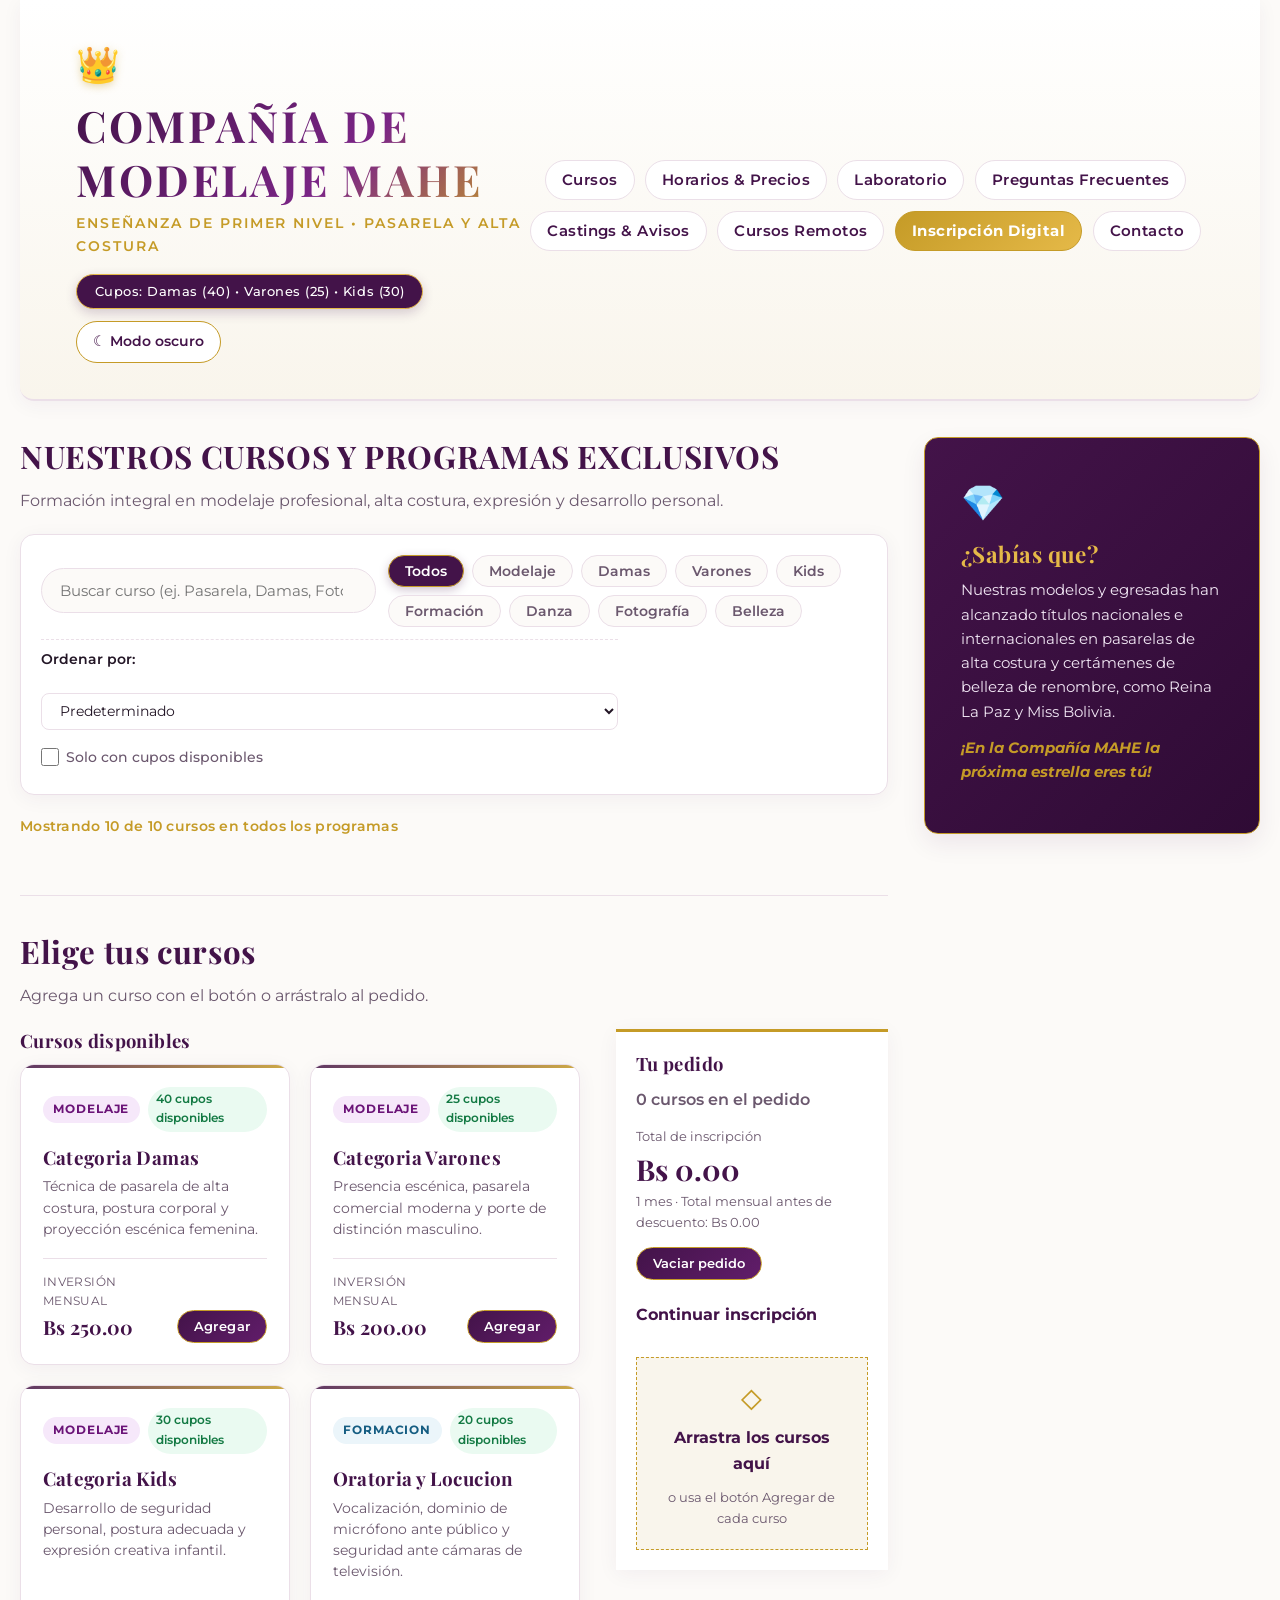
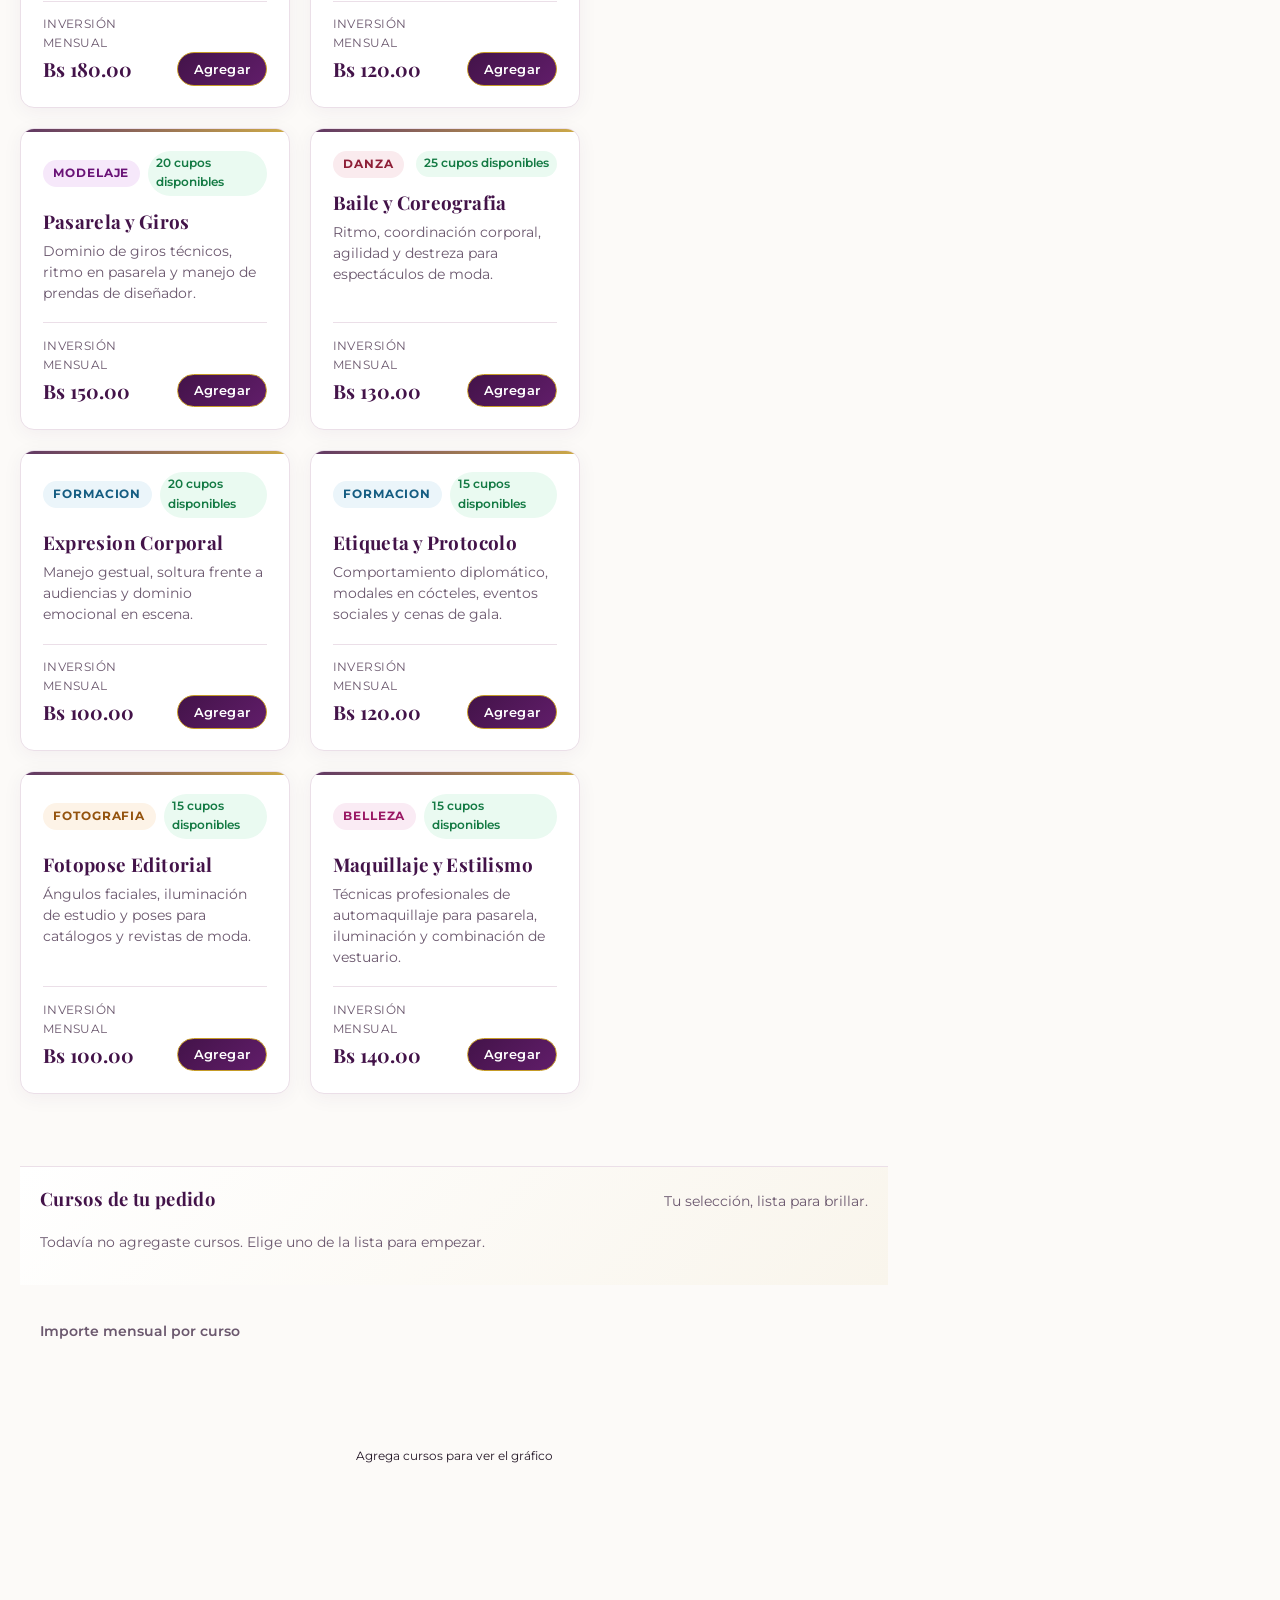
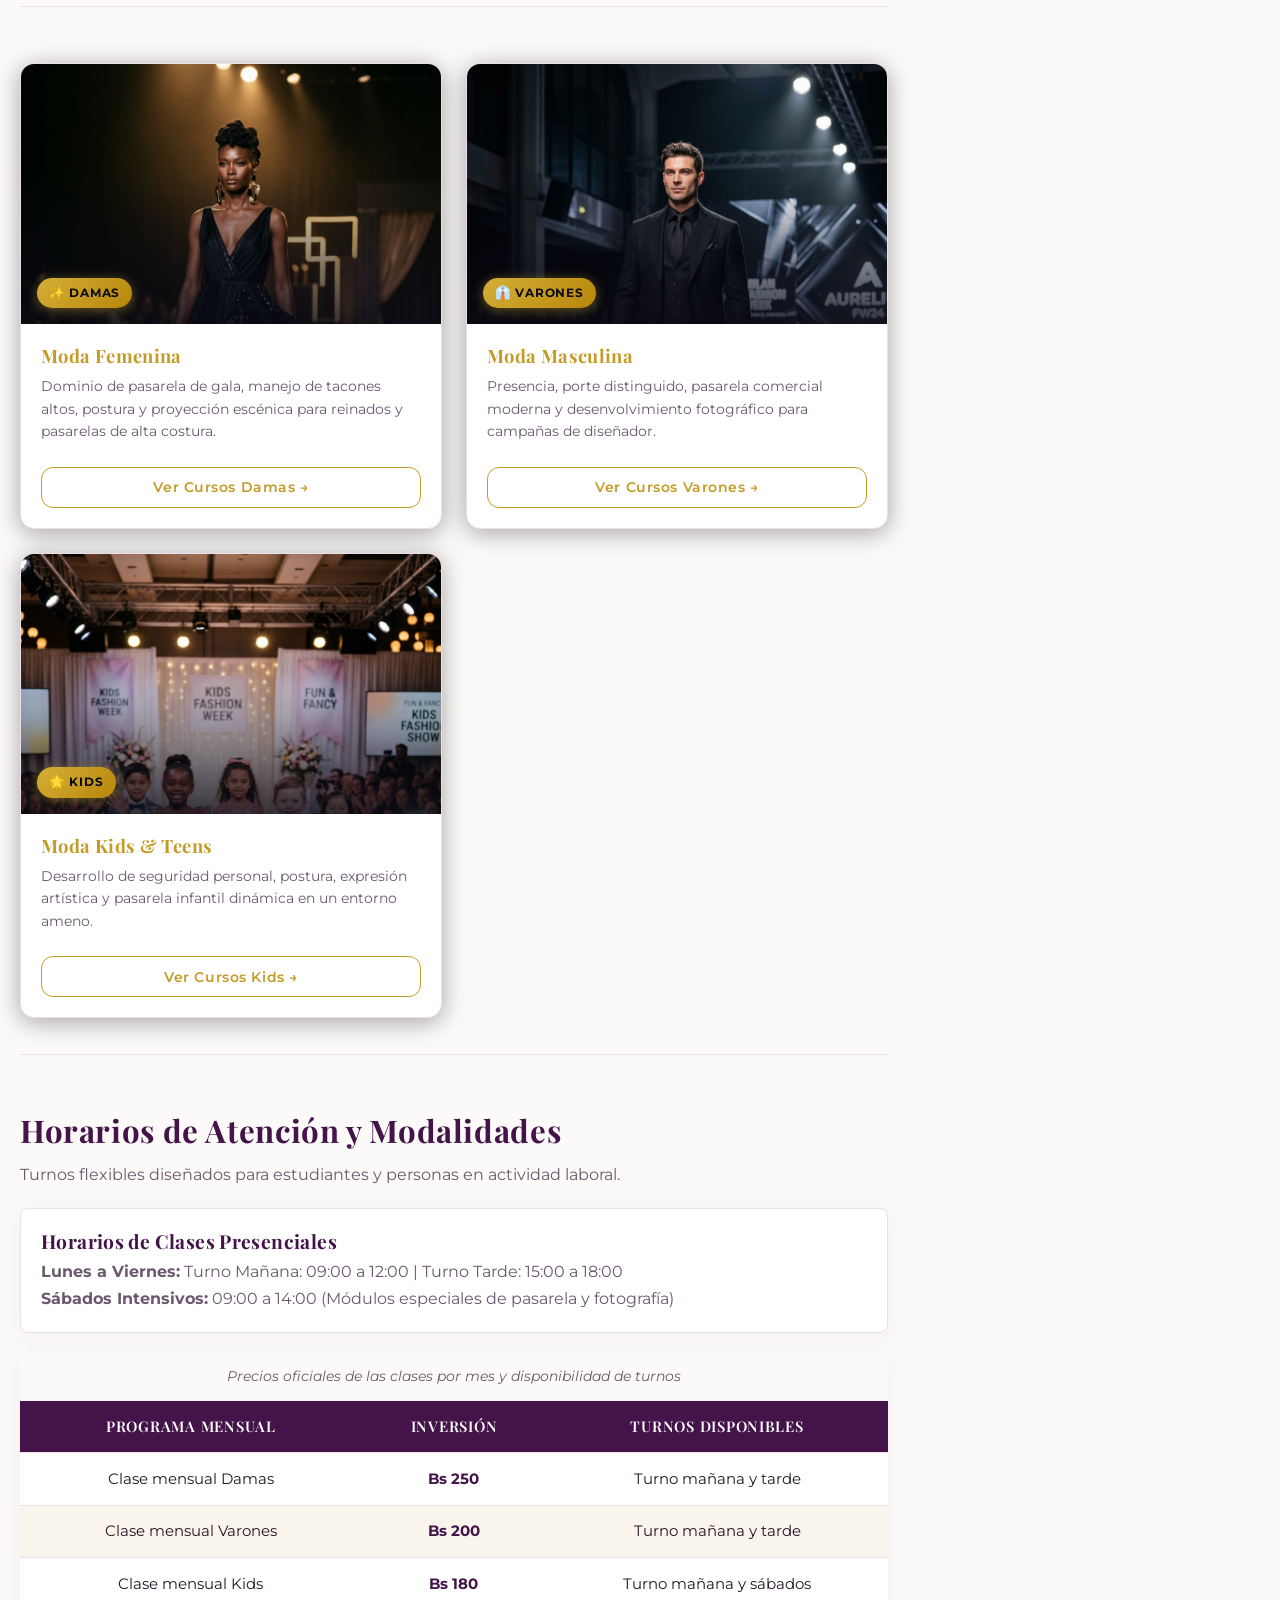
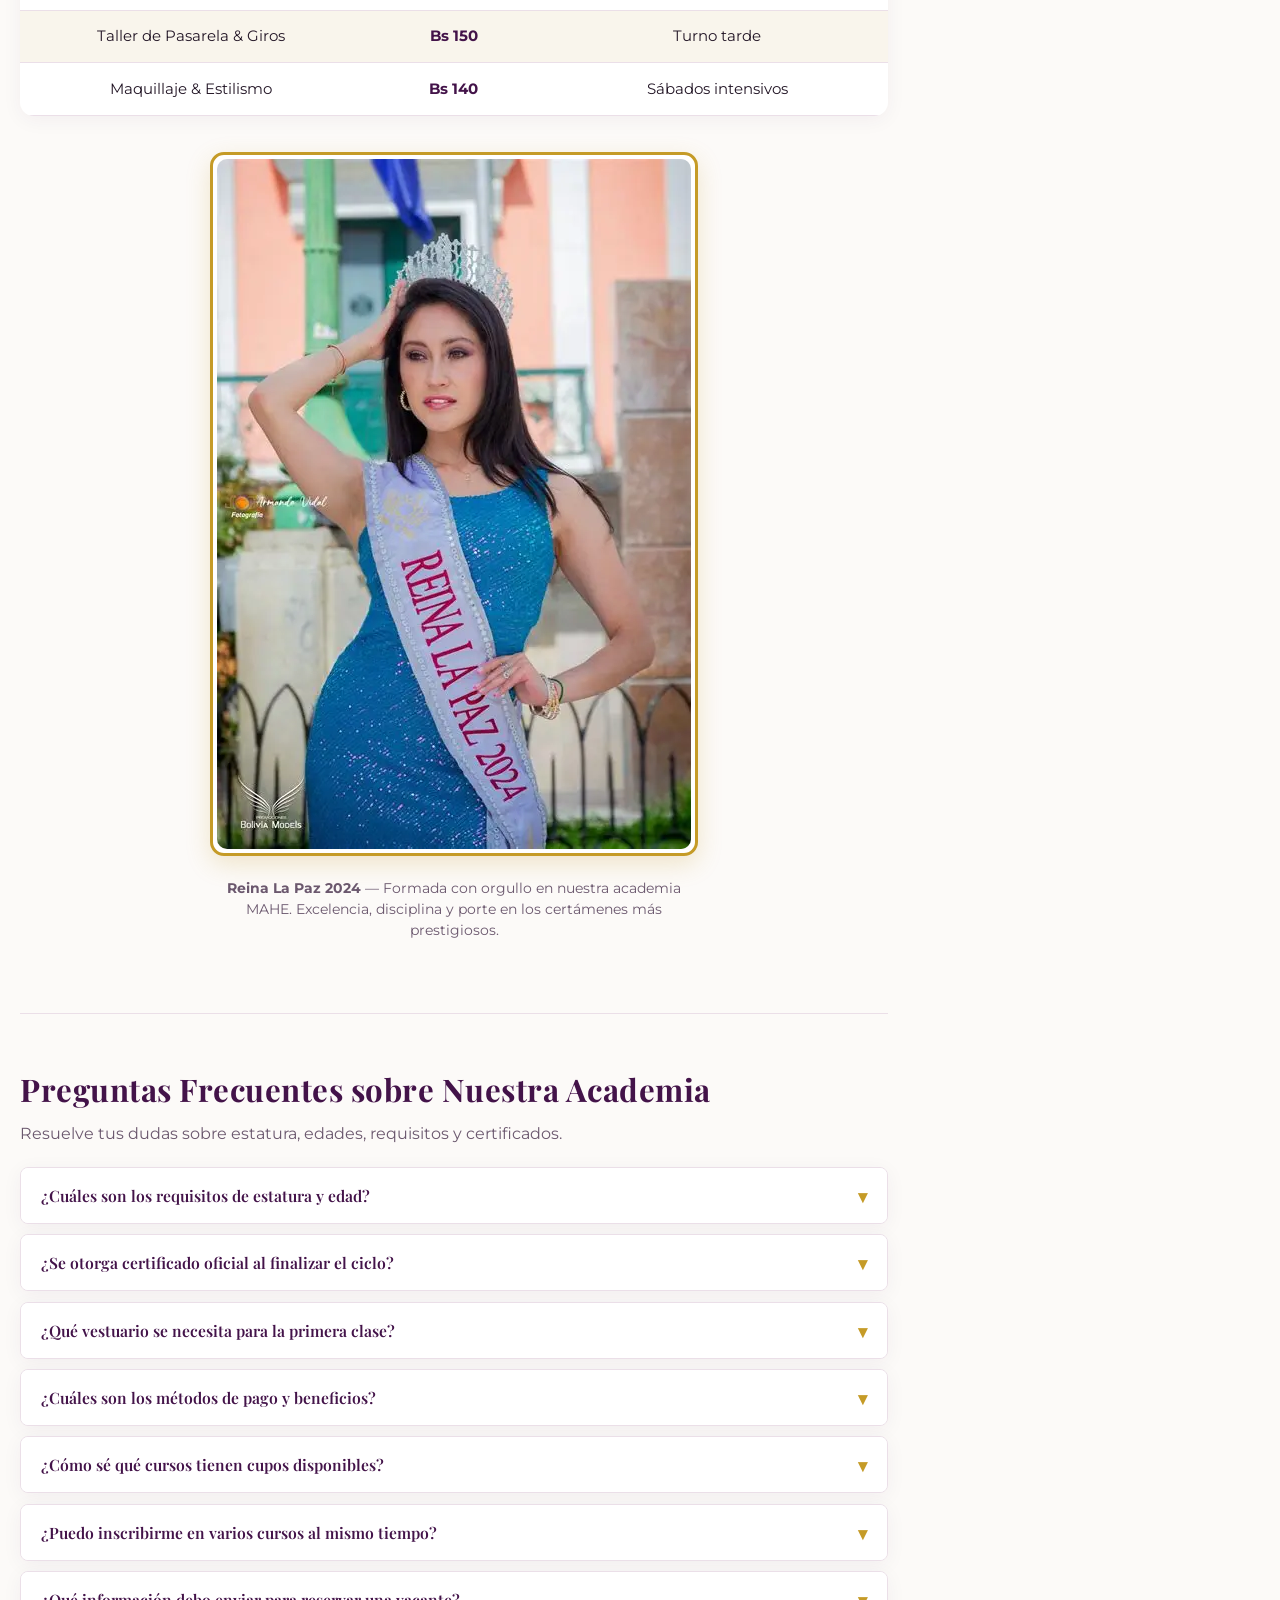
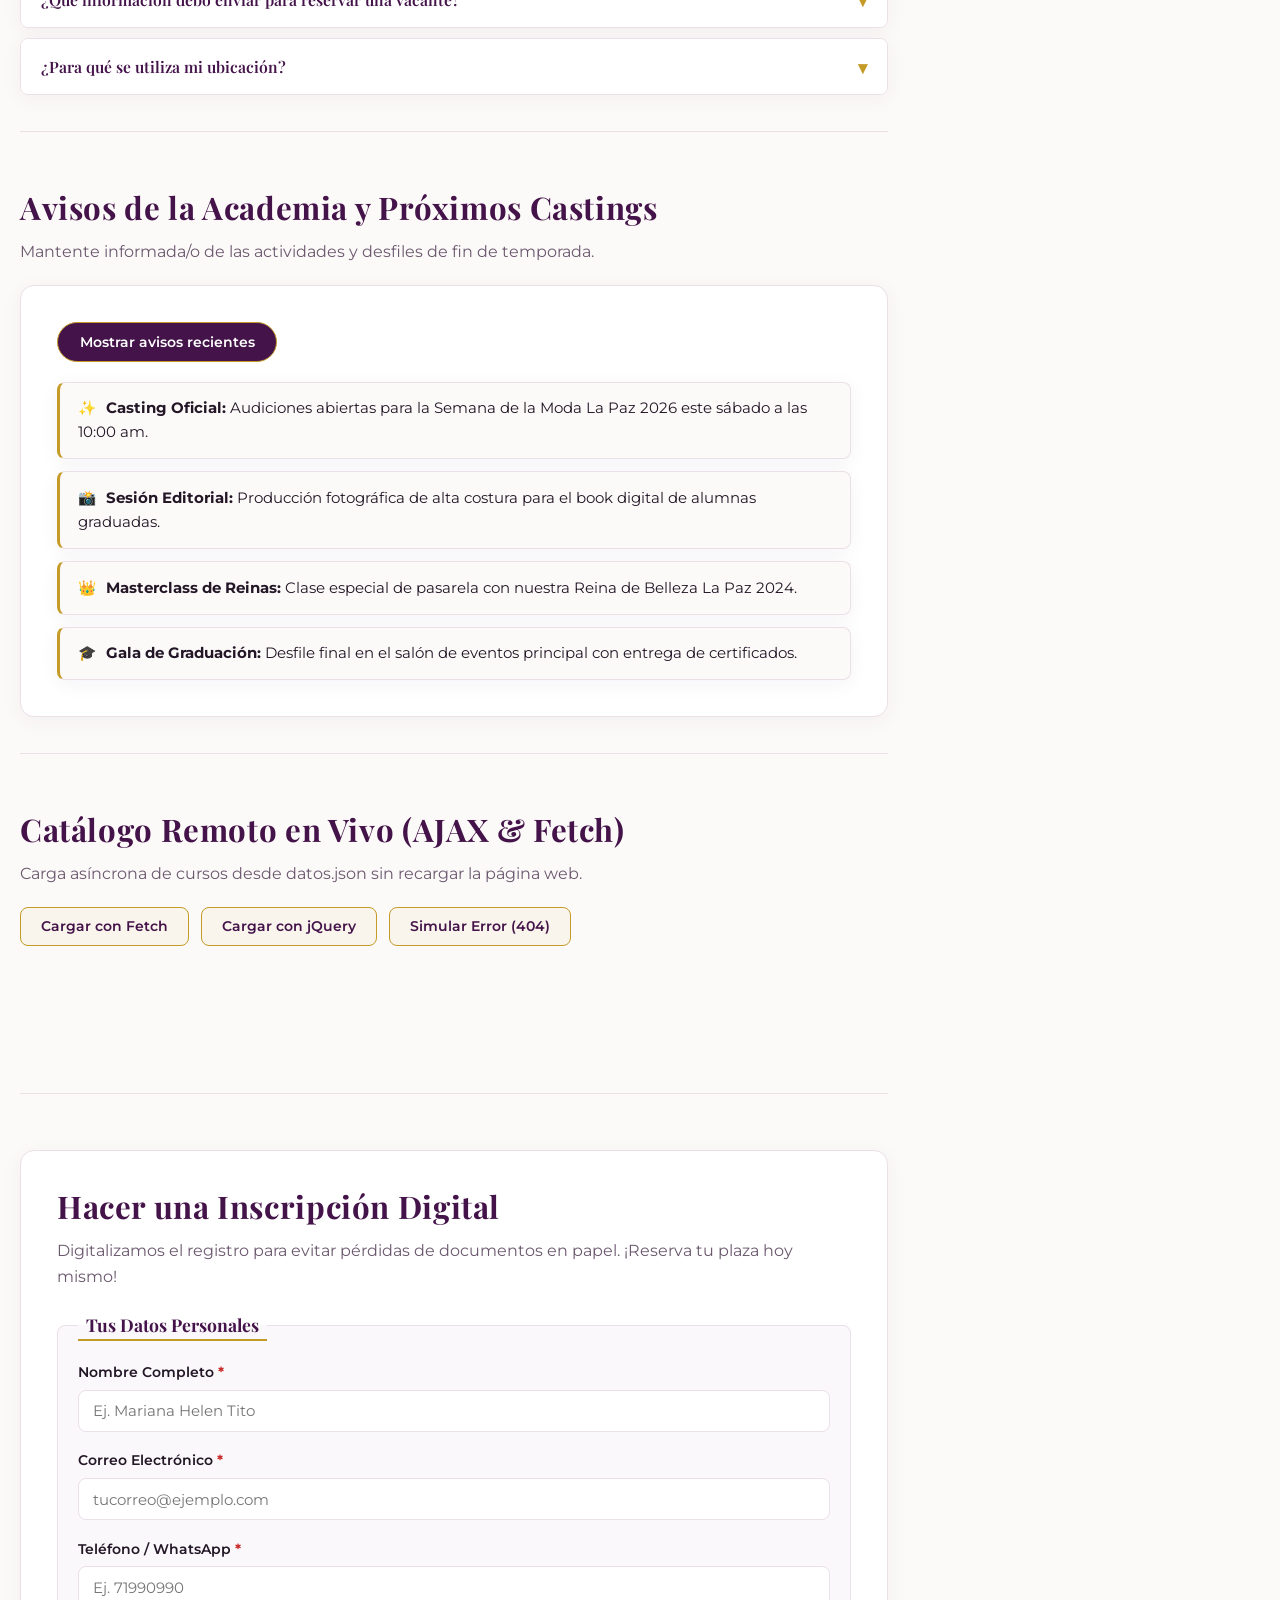
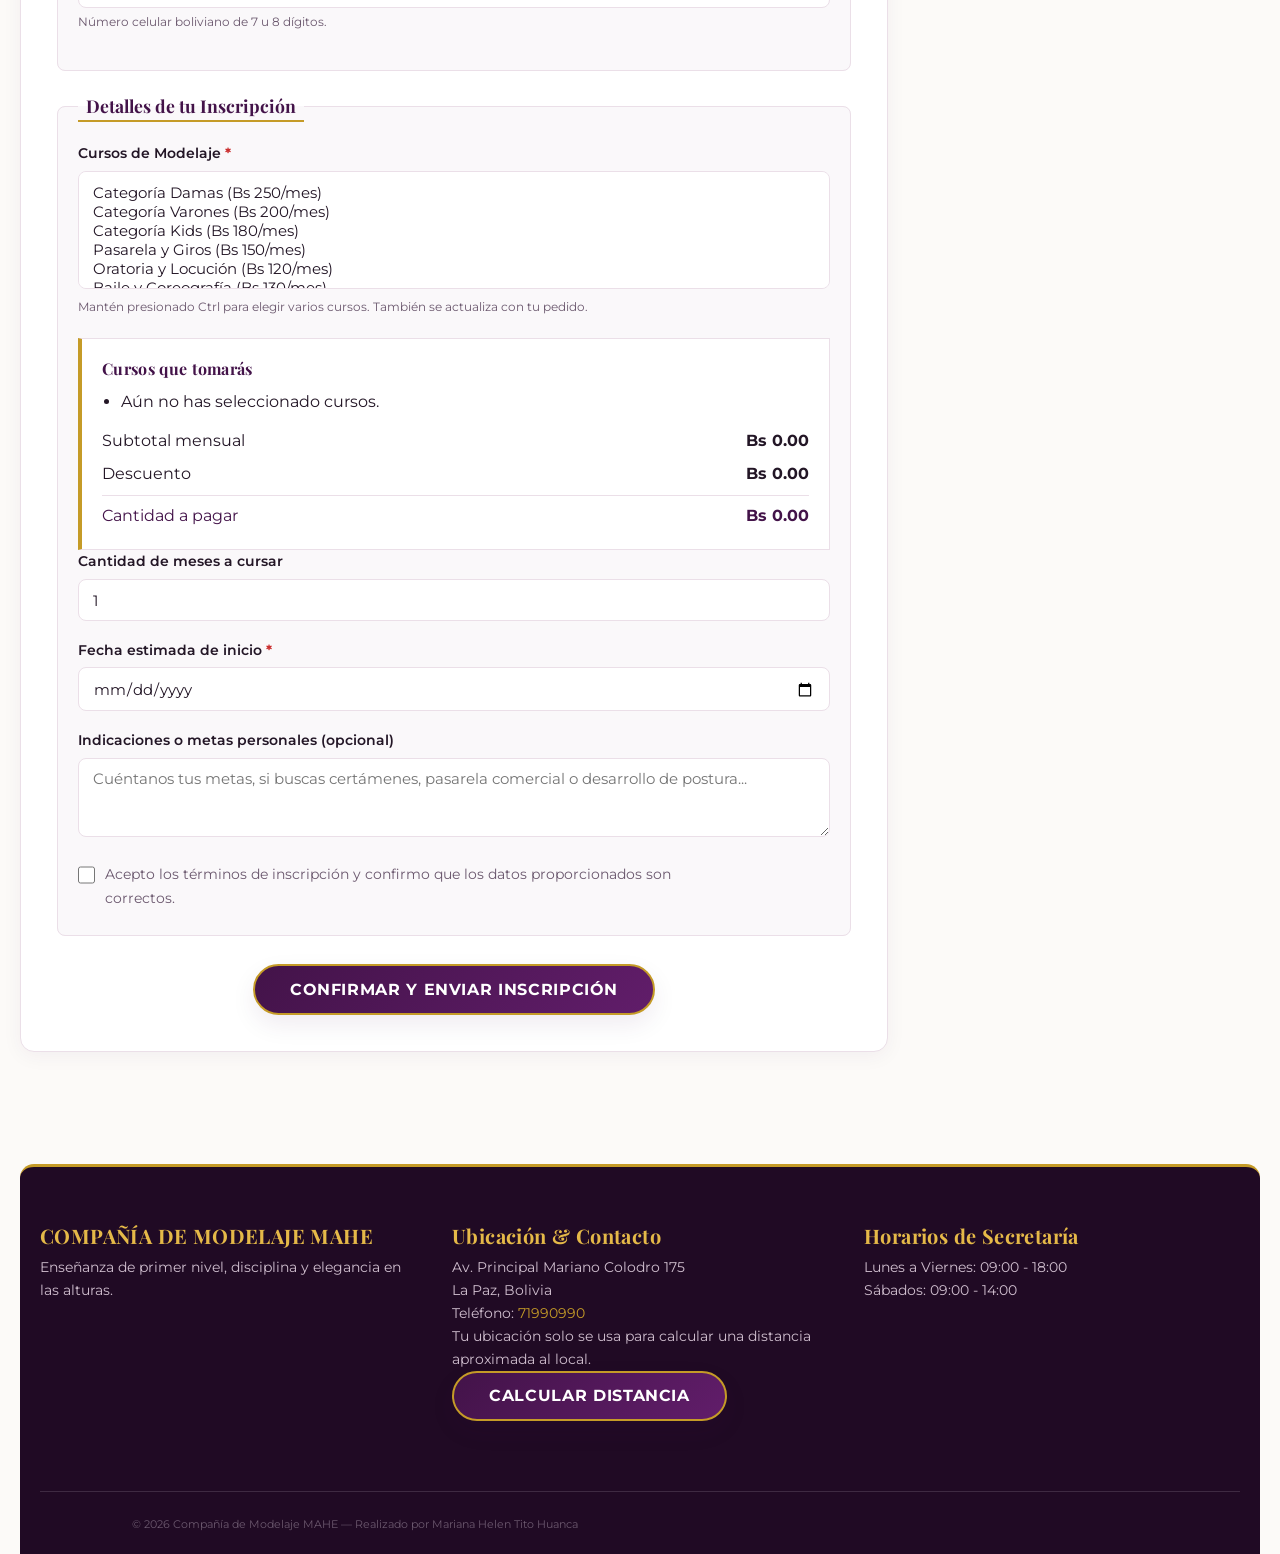
<file: index.html>
<!DOCTYPE html>
<html lang="es">

<head>
    <meta charset="UTF-8">
    <meta name="viewport" content="width=device-width, initial-scale=1.0">
    <meta name="description"
        content="Compañía de Modelaje MAHE - Enseñanza de primer nivel en pasarela, fotografía, etiqueta y oratoria en La Paz, Bolivia.">
    <title>COMPAÑÍA DE MODELAJE MAHE | Pasarela & Alta Costura</title>
    <!-- Tipografías elegantes de Google Fonts -->
    <link rel="preconnect" href="https://fonts.googleapis.com">
    <link rel="preconnect" href="https://fonts.gstatic.com" crossorigin>
    <link
        href="https://fonts.googleapis.com/css2?family=Montserrat:ital,wght@0,300;0,400;0,500;0,600;0,700;1,400&family=Playfair+Display:ital,wght@0,400;0,600;0,700;1,400&display=swap"
        rel="stylesheet">
    <link rel="stylesheet" href="stilo.css">
</head>

<body>
    <header>
        <div class="cabecera-marca">
            <span class="corona-dorada" aria-hidden="true">👑</span>
            <h1>COMPAÑÍA DE MODELAJE MAHE</h1>
            <p id="lema-agencia">ENSEÑANZA DE PRIMER NIVEL • MODELAJE EN LAS ALTURAS GOLD</p>
            <div class="estado-agencia">
                <span id="cupos-resumen" class="badge-cupos">Cupos: Damas (40) • Varones (25) • Kids (30)</span>
            </div>
            <button type="button" id="tema-toggle" aria-pressed="false">☾ Modo oscuro</button>
        </div>

        <button type="button" id="menu-toggle" aria-expanded="false" aria-controls="menu-movil">
            <span class="icono-hamburguesa" aria-hidden="true">☰</span> Menú
        </button>

        <nav id="menu-movil">
            <ul>
                <li><a href="#Galeria">Cursos</a></li>
                <li><a href="#Horarios">Horarios & Precios</a></li>
                <li><a href="#comparacion">Laboratorio</a></li>
                <li><a href="#panel">Preguntas Frecuentes</a></li>
                <li><a href="#noticias">Castings & Avisos</a></li>
                <li><a href="#remoto">Cursos Remotos</a></li>
                <li><a href="#pedido" class="enlace-resaltado">Inscripción Digital</a></li>
                <li><a href="#contacto">Contacto</a></li>
            </ul>
        </nav>
    </header>

    <main>
        <!-- SECCIÓN: CURSOS Y GALERÍA -->
        <section id="Galeria" class="seccion-bloque">
            <div class="encabezado-seccion">
                <h2>NUESTROS CURSOS Y PROGRAMAS EXCLUSIVOS</h2>
                <p class="subtitulo-seccion">Formación integral en modelaje profesional, alta costura, expresión y
                    desarrollo personal.</p>
            </div>

            <div class="controles" role="search">
                <div class="campo-busqueda">
                    <label for="buscador" class="visualmente-oculto">Buscar cursos de modelaje</label>
                    <input type="search" id="buscador"
                        placeholder="Buscar curso (ej. Pasarela, Damas, Fotopose, Oratoria)...">
                </div>

                <div id="filtros" class="filtros-categoria" role="group" aria-label="Filtro de cursos por categoría">
                    <button type="button" class="activo" data-categoria="todos">Todos</button>
                    <button type="button" data-categoria="modelaje">Modelaje</button>
                    <button type="button" data-categoria="damas">Damas</button>
                    <button type="button" data-categoria="varones">Varones</button>
                    <button type="button" data-categoria="kids">Kids</button>
                    <button type="button" data-categoria="formacion">Formación</button>
                    <button type="button" data-categoria="danza">Danza</button>
                    <button type="button" data-categoria="fotografia">Fotografía</button>
                    <button type="button" data-categoria="belleza">Belleza</button>
                </div>

                <div class="opciones-orden">
                    <label for="orden">Ordenar por:</label>
                    <select id="orden">
                        <option value="predeterminado">Predeterminado</option>
                        <option value="nombre">Nombre (A - Z)</option>
                        <option value="precio-menor">Inversión: menor a mayor</option>
                        <option value="precio-mayor">Inversión: mayor a menor</option>
                    </select>

                    <label class="control-checkbox">
                        <input type="checkbox" id="soloDisponibles">
                        <span>Solo con cupos disponibles</span>
                    </label>
                </div>
            </div>

            <p id="resultado" aria-live="polite" class="contador-resultados"></p>

            <section id="tablero-pedidos" class="tablero-pedidos" aria-labelledby="titulo-tablero-pedidos">
                <div class="encabezado-seccion">
                    <h2 id="titulo-tablero-pedidos">Elige tus cursos</h2>
                    <p class="subtitulo-seccion">Agrega un curso con el botón o arrástralo al pedido.</p>
                </div>

                <div class="selector-pedido-layout">
                    <section class="catalogo-pedido-panel" aria-labelledby="titulo-catalogo-pedido">
                        <h3 id="titulo-catalogo-pedido">Cursos disponibles</h3>
                        <div id="lista-productos" class="contenedor-modelos"></div>
                    </section>

                    <aside class="pedido-lateral" aria-labelledby="titulo-resumen-pedido">
                        <h3 id="titulo-resumen-pedido">Tu pedido</h3>
                        <div class="resumen-pedido">
                            <p id="contador-pedido" aria-live="polite">0 cursos en el pedido</p>
                            <div class="total-pedido">
                                <span>Total de inscripción</span>
                                <strong id="total-pedido">Bs 0.00</strong>
                                <small id="detalle-pedido">El total se actualizará al agregar cursos.</small>
                            </div>
                            <button type="button" id="vaciar-pedido" class="btn-inscribir">Vaciar pedido</button>
                            <a class="continuar-inscripcion" href="#pedido">Continuar inscripción</a>
                        </div>

                        <div id="zona-pedido" class="zona-pedido" aria-label="Zona para agregar cursos al pedido">
                            <span class="zona-pedido-icono" aria-hidden="true">◇</span>
                            <strong>Arrastra los cursos aquí</strong>
                            <span>o usa el botón Agregar de cada curso</span>
                        </div>
                    </aside>
                </div>

                <section class="seleccion-pedido" aria-labelledby="titulo-seleccion-pedido">
                    <div class="encabezado-seleccion-pedido">
                        <h3 id="titulo-seleccion-pedido">Cursos de tu pedido</h3>
                        <p>Tu selección, lista para brillar.</p>
                    </div>
                    <ul id="cursos-seleccionados" class="cursos-seleccionados" aria-live="polite"></ul>
                </section>

                <figure class="grafico-pedido">
                    <figcaption>Importe mensual por curso</figcaption>
                    <canvas id="grafico-pedidos" width="900" height="220"
                        aria-label="Gráfico del importe mensual por curso" role="img"></canvas>
                </figure>
            </section>

            <!-- LOGROS Y DISCIPLINAS DESTACADAS -->
            <div class="disciplinas-grid">
                <article class="tarjeta-disciplina" data-filtro="damas">
                    <div class="disciplina-foto">
                        <img src="moda_femenina.jpg" alt="Modelo femenina en pasarela de alta costura MAHE"
                            loading="lazy">
                        <div class="disciplina-foto-overlay">
                            <span class="badge-disciplina">&#10024; Damas</span>
                        </div>
                    </div>
                    <div class="disciplina-info">
                        <h3>Moda Femenina</h3>
                        <p>Dominio de pasarela de gala, manejo de tacones altos, postura y proyección escénica para
                            reinados y pasarelas de alta costura.</p>
                    </div>
                    <button type="button" class="btn-disciplina" data-filtro="damas">
                        Ver Cursos Damas &rarr;
                    </button>
                </article>
                <article class="tarjeta-disciplina" data-filtro="varones">
                    <div class="disciplina-foto">
                        <img src="moda_masculina.jpg" alt="Modelo masculino en pasarela de alta costura MAHE"
                            loading="lazy">
                        <div class="disciplina-foto-overlay">
                            <span class="badge-disciplina">&#128084; Varones</span>
                        </div>
                    </div>
                    <div class="disciplina-info">
                        <h3>Moda Masculina</h3>
                        <p>Presencia, porte distinguido, pasarela comercial moderna y desenvolvimiento fotográfico para
                            campañas de diseñador.</p>
                    </div>
                    <button type="button" class="btn-disciplina" data-filtro="varones">
                        Ver Cursos Varones &rarr;
                    </button>
                </article>
                <article class="tarjeta-disciplina" data-filtro="kids">
                    <div class="disciplina-foto">
                        <img src="moda_kids.jpg" alt="Niños modelos en pasarela infantil MAHE" loading="lazy">
                        <div class="disciplina-foto-overlay">
                            <span class="badge-disciplina">&#127775; Kids</span>
                        </div>
                    </div>
                    <div class="disciplina-info">
                        <h3>Moda Kids &amp; Teens</h3>
                        <p>Desarrollo de seguridad personal, postura, expresión artística y pasarela infantil dinámica
                            en un entorno ameno.</p>
                    </div>
                    <button type="button" class="btn-disciplina" data-filtro="kids">
                        Ver Cursos Kids &rarr;
                    </button>
                </article>
            </div>
        </section>

        <!-- SECCIÓN: HORARIOS Y TARIFAS -->
        <section id="Horarios" class="seccion-bloque">
            <div class="encabezado-seccion">
                <h2>Horarios de Atención y Modalidades</h2>
                <p class="subtitulo-seccion">Turnos flexibles diseñados para estudiantes y personas en actividad
                    laboral.</p>
            </div>

            <article class="panel-horario-info">
                <h3>Horarios de Clases Presenciales</h3>
                <p><strong>Lunes a Viernes:</strong> Turno Mañana: 09:00 a 12:00 | Turno Tarde: 15:00 a 18:00</p>
                <p><strong>Sábados Intensivos:</strong> 09:00 a 14:00 (Módulos especiales de pasarela y fotografía)</p>
            </article>

            <div class="tabla-contenedor">
                <table>
                    <caption>Precios oficiales de las clases por mes y disponibilidad de turnos</caption>
                    <thead>
                        <tr>
                            <th scope="col">PROGRAMA MENSUAL</th>
                            <th scope="col">INVERSIÓN</th>
                            <th scope="col">TURNOS DISPONIBLES</th>
                        </tr>
                    </thead>
                    <tbody>
                        <tr>
                            <td>Clase mensual Damas</td>
                            <td><span class="precio-destacado">Bs 250</span></td>
                            <td>Turno mañana y tarde</td>
                        </tr>
                        <tr>
                            <td>Clase mensual Varones</td>
                            <td><span class="precio-destacado">Bs 200</span></td>
                            <td>Turno mañana y tarde</td>
                        </tr>
                        <tr>
                            <td>Clase mensual Kids</td>
                            <td><span class="precio-destacado">Bs 180</span></td>
                            <td>Turno mañana y sábados</td>
                        </tr>
                        <tr>
                            <td>Taller de Pasarela & Giros</td>
                            <td><span class="precio-destacado">Bs 150</span></td>
                            <td>Turno tarde</td>
                        </tr>
                        <tr>
                            <td>Maquillaje & Estilismo</td>
                            <td><span class="precio-destacado">Bs 140</span></td>
                            <td>Sábados intensivos</td>
                        </tr>
                    </tbody>
                </table>
            </div>

            <!-- FOTOGRAFÍA DE REINA DE BELLEZA DESTACADA -->
            <figure class="figura-modelo">
                <div class="marco-foto">
                    <img src="model.webp" alt="Reina La Paz 2024 - Alumna destacada de la Compañía de Modelaje MAHE"
                        width="450" height="600" loading="lazy">
                </div>
                <figcaption>
                    <strong>Reina La Paz 2024</strong> — Formada con orgullo en nuestra academia MAHE. Excelencia,
                    disciplina y porte en los certámenes más prestigiosos.
                </figcaption>
            </figure>
        </section>

        <!-- SECCIÓN: PREGUNTAS FRECUENTES (ACORDEÓN JQUERY) -->
        <section id="panel" class="seccion-bloque">
            <div class="encabezado-seccion">
                <h2>Preguntas Frecuentes sobre Nuestra Academia</h2>
                <p class="subtitulo-seccion">Resuelve tus dudas sobre estatura, edades, requisitos y certificados.</p>
            </div>

            <div id="acordeon" class="acordeon-elegante">
                <div class="item-acordeon">
                    <h3><button type="button" class="titulo" aria-expanded="false">¿Cuáles son los requisitos de
                            estatura y edad?</button></h3>
                    <div class="cuerpo">
                        <p>No exigimos una estatura mínima para nuestros cursos formativos, de postura y
                            desenvolvimiento personal. La categoría Kids acepta niñas y niños desde los 5 años; y para
                            pasarela de alta costura y certámenes se recomienda a partir de los 14 años.</p>
                    </div>
                </div>

                <div class="item-acordeon">
                    <h3><button type="button" class="titulo" aria-expanded="false">¿Se otorga certificado oficial al
                            finalizar el ciclo?</button></h3>
                    <div class="cuerpo">
                        <p>Sí, cada alumna y alumno recibe una certificación con valor curricular avalada por la
                            Compañía de Modelaje MAHE, con reconocimiento en certámenes locales y agencias de
                            publicidad.</p>
                    </div>
                </div>

                <div class="item-acordeon">
                    <h3><button type="button" class="titulo" aria-expanded="false">¿Qué vestuario se necesita para la
                            primera clase?</button></h3>
                    <div class="cuerpo">
                        <p>Para damas: ropa cómoda de color negro (calzas/leggings y blusa o remera sobria) y tacones
                            cómodos. Para varones: calzado formal o de vestir y prendas negras. En la primera sesión se
                            orienta sobre las necesidades específicas.</p>
                    </div>
                </div>

                <div class="item-acordeon">
                    <h3><button type="button" class="titulo" aria-expanded="false">¿Cuáles son los métodos de pago y
                            beneficios?</button></h3>
                    <div class="cuerpo">
                        <p>Aceptamos transferencias bancarias, pagos vía QR y pagos en efectivo en secretaría. Además,
                            brindamos un 10% de descuento al inscribir dos o más materias simultáneas.</p>
                    </div>
                </div>

                <div class="item-acordeon">
                    <h3><button type="button" class="titulo" aria-expanded="false">¿Cómo sé qué cursos tienen cupos disponibles?</button></h3>
                    <div class="cuerpo">
                        <p>El catálogo muestra la cantidad de cupos disponible en cada tarjeta. También puedes activar
                            la opción “Solo con cupos disponibles” para visualizar únicamente los cursos que aún pueden
                            recibir inscripciones.</p>
                    </div>
                </div>

                <div class="item-acordeon">
                    <h3><button type="button" class="titulo" aria-expanded="false">¿Puedo inscribirme en varios cursos al mismo tiempo?</button></h3>
                    <div class="cuerpo">
                        <p>Sí. Puedes agregar uno o varios cursos al pedido arrastrándolos desde el catálogo o mediante
                            el botón “Agregar”. Todos aparecerán en el formulario de inscripción y obtienen un 10% de
                            descuento cuando eliges dos o más materias.</p>
                    </div>
                </div>

                <div class="item-acordeon">
                    <h3><button type="button" class="titulo" aria-expanded="false">¿Qué información debo enviar para reservar una vacante?</button></h3>
                    <div class="cuerpo">
                        <p>Debes completar tu nombre, correo, teléfono, fecha de inicio, cantidad de meses, cursos
                            seleccionados y aceptar los términos. Antes de confirmar podrás revisar el subtotal, el
                            descuento y la cantidad final a pagar.</p>
                    </div>
                </div>

                <div class="item-acordeon">
                    <h3><button type="button" class="titulo" aria-expanded="false">¿Para qué se utiliza mi ubicación?</button></h3>
                    <div class="cuerpo">
                        <p>La ubicación es opcional y solo se solicita al presionar “Calcular distancia”. Se utiliza
                            para mostrar la distancia aproximada hasta la academia MAHE; si prefieres, puedes seguir
                            usando toda la página sin compartirla.</p>
                    </div>
                </div>
            </div>
        </section>

        <!-- SECCIÓN: AVISOS Y PRÓXIMOS CASTINGS (JQUERY EFFECTS) -->
        <section id="noticias" class="seccion-bloque">
            <div class="encabezado-seccion">
                <h2>Avisos de la Academia y Próximos Castings</h2>
                <p class="subtitulo-seccion">Mantente informada/o de las actividades y desfiles de fin de temporada.</p>
            </div>

            <div class="noticias-contenedor">
                <button type="button" id="mostrar-avisos" class="btn-secundario">Mostrar avisos recientes</button>
                <ul id="avisos" class="lista-avisos">
                    <li><span class="icono-estrella">✨</span> <strong>Casting Oficial:</strong> Audiciones abiertas para
                        la Semana de la Moda La Paz 2026 este sábado a las 10:00 am.</li>
                    <li><span class="icono-estrella">📸</span> <strong>Sesión Editorial:</strong> Producción fotográfica
                        de alta costura para el book digital de alumnas graduadas.</li>
                    <li><span class="icono-estrella">👑</span> <strong>Masterclass de Reinas:</strong> Clase especial de
                        pasarela con nuestra Reina de Belleza La Paz 2024.</li>
                    <li><span class="icono-estrella">🎓</span> <strong>Gala de Graduación:</strong> Desfile final en el
                        salón de eventos principal con entrega de certificados.</li>
                </ul>
            </div>
        </section>

        <!-- SECCIÓN: CATÁLOGO REMOTO (AJAX, FETCH & JSON) -->
        <section id="remoto" class="seccion-bloque">
            <div class="encabezado-seccion">
                <h2>Catálogo Remoto en Vivo (AJAX & Fetch)</h2>
                <p class="subtitulo-seccion">Carga asíncrona de cursos desde datos.json sin recargar la página web.</p>
            </div>

            <div class="remoto-acciones">
                <button type="button" id="cargar-fetch" class="btn-demo">Cargar con Fetch</button>
                <button type="button" id="cargar-jquery" class="btn-demo">Cargar con jQuery</button>
                <button type="button" id="cargar-roto" class="btn-demo">Simular Error (404)</button>
            </div>

            <p id="estado" aria-live="polite"></p>

            <div id="lista-remota" class="contenedor-modelos"></div>
        </section>

        <!-- SECCIÓN: FORMULARIO DE INSCRIPCIÓN DIGITAL -->
        <section id="pedido" class="seccion-bloque seccion-formulario">
            <div class="encabezado-seccion">
                <h2>Hacer una Inscripción Digital</h2>
                <p class="subtitulo-seccion">Digitalizamos el registro para evitar pérdidas de documentos en papel.
                    ¡Reserva tu plaza hoy mismo!</p>
            </div>

            <form id="formulario-inscripcion" method="post" novalidate>
                <fieldset>
                    <legend>Tus Datos Personales</legend>
                    <p class="campo">
                        <label for="nombre">Nombre Completo <span class="requerido">*</span></label>
                        <input type="text" id="nombre" name="nombre" autocomplete="name"
                            placeholder="Ej. Mariana Helen Tito" required>
                    </p>

                    <p class="campo">
                        <label for="email">Correo Electrónico <span class="requerido">*</span></label>
                        <input type="email" id="email" name="email" autocomplete="email"
                            placeholder="tucorreo@ejemplo.com" required>
                    </p>

                    <p class="campo">
                        <label for="telefono">Teléfono / WhatsApp <span class="requerido">*</span></label>
                        <input type="tel" id="telefono" name="telefono" autocomplete="tel" pattern="[0-9]{7,8}"
                            title="Debe contener 7 u 8 dígitos numéricos" placeholder="Ej. 71990990" required>
                        <small class="ayuda-campo">Número celular boliviano de 7 u 8 dígitos.</small>
                    </p>
                </fieldset>

                <fieldset>
                    <legend>Detalles de tu Inscripción</legend>
                    <p class="campo">
                        <label for="inscripcion">Cursos de Modelaje <span class="requerido">*</span></label>
                        <select id="inscripcion" name="inscripcion" multiple required size="5"
                            aria-describedby="ayuda-inscripcion">
                            <option value="Categoria Damas">Categoría Damas (Bs 250/mes)</option>
                            <option value="Categoria Varones">Categoría Varones (Bs 200/mes)</option>
                            <option value="Categoria Kids">Categoría Kids (Bs 180/mes)</option>
                            <option value="Pasarela y Giros">Pasarela y Giros (Bs 150/mes)</option>
                            <option value="Oratoria y Locucion">Oratoria y Locución (Bs 120/mes)</option>
                            <option value="Baile y Coreografia">Baile y Coreografía (Bs 130/mes)</option>
                            <option value="Expresion Corporal">Expresión Corporal (Bs 100/mes)</option>
                            <option value="Etiqueta y Protocolo">Etiqueta y Protocolo (Bs 120/mes)</option>
                            <option value="Fotopose Editorial">Fotopose Editorial (Bs 100/mes)</option>
                            <option value="Maquillaje y Estilismo">Maquillaje y Estilismo (Bs 140/mes)</option>
                        </select>
                        <small id="ayuda-inscripcion" class="ayuda-campo">Mantén presionado Ctrl para elegir varios cursos. También se actualiza con tu pedido.</small>
                    </p>

                    <div id="resumen-inscripcion" class="resumen-inscripcion" aria-live="polite">
                        <h4>Cursos que tomarás</h4>
                        <ul id="lista-resumen-inscripcion"></ul>
                        <dl>
                            <div><dt>Subtotal mensual</dt><dd id="subtotal-formulario">Bs 0.00</dd></div>
                            <div><dt>Descuento</dt><dd id="descuento-formulario">Bs 0.00</dd></div>
                            <div><dt>Cantidad a pagar</dt><dd id="total-formulario">Bs 0.00</dd></div>
                        </dl>
                    </div>

                    <p class="campo">
                        <label for="cantidad">Cantidad de meses a cursar</label>
                        <input type="number" id="cantidad" name="cantidad" min="1" max="12" value="1" required>
                    </p>

                    <p class="campo">
                        <label for="fecha">Fecha estimada de inicio <span class="requerido">*</span></label>
                        <input type="date" id="fecha" name="fecha" required>
                    </p>

                    <p class="campo">
                        <label for="notas">Indicaciones o metas personales (opcional)</label>
                        <textarea id="notas" name="notas" rows="3"
                            placeholder="Cuéntanos tus metas, si buscas certámenes, pasarela comercial o desarrollo de postura..."></textarea>
                    </p>

                    <p class="campo-terminos">
                        <input type="checkbox" id="terminos" name="terminos" required>
                        <label for="terminos">Acepto los términos de inscripción y confirmo que los datos proporcionados
                            son correctos.</label>
                    </p>
                </fieldset>

                <div class="acciones-formulario">
                    <button type="submit" class="btn-primario">Confirmar y Enviar Inscripción</button>
                </div>
            </form>
        </section>
    </main>

    <!-- BARRA LATERAL INFORMATIVA -->
    <aside id="sabias-que">
        <div class="tarjeta-sabias">
            <span class="insignia-aside" aria-hidden="true">💎</span>
            <h2>¿Sabías que?</h2>
            <p>Nuestras modelos y egresadas han alcanzado títulos nacionales e internacionales en pasarelas de alta
                costura y certámenes de belleza de renombre, como Reina La Paz y Miss Bolivia.</p>
            <p class="destacado-aside">¡En la Compañía MAHE la próxima estrella eres tú!</p>
        </div>
    </aside>

    <!-- PIE DE PÁGINA -->
    <footer id="contacto">
        <div class="pie-contenido">
            <div class="pie-columna">
                <h2>COMPAÑÍA DE MODELAJE MAHE</h2>
                <p>Enseñanza de primer nivel, disciplina y elegancia en las alturas.</p>
            </div>
            <div class="pie-columna">
                <h3>Ubicación & Contacto</h3>
                <address>
                    Av. Principal Mariano Colodro 175<br>
                    La Paz, Bolivia<br>
                    Teléfono: <a href="tel:71990990">71990990</a>
                </address>
                <p>Tu ubicación solo se usa para calcular una distancia aproximada al local.</p>
                <button type="button" id="ubicarme" class="btn-primario">Calcular distancia</button>
                <p id="estado-ubicacion" aria-live="polite"></p>
            </div>
            <div class="pie-columna">
                <h3>Horarios de Secretaría</h3>
                <p>Lunes a Viernes: 09:00 - 18:00<br>Sábados: 09:00 - 14:00</p>
            </div>
        </div>
        <div class="pie-derechos">
            <p><small>&copy; 2026 Compañía de Modelaje MAHE — Realizado por Mariana Helen Tito Huanca</small></p>
        </div>
    </footer>

    <!-- SCRIPTS EN ORDEN CORRECTO DE CARGA -->
    <script src="jquery-3.7.1.min.js"></script>
    <script src="datos.js"></script>
    <script src="funciones.js"></script>
    <script src="app.js"></script>
    <script src="modelo.js"></script>
    <script src="render.js"></script>
    <script src="eventos.js"></script>
    <script src="jquery-comparado.js"></script>
    <script src="jquery-panel.js"></script>
    <script src="remoto.js"></script>
    <script src="preferencias.js"></script>
    <script src="tablero.js"></script>
</body>

</html>
</file>
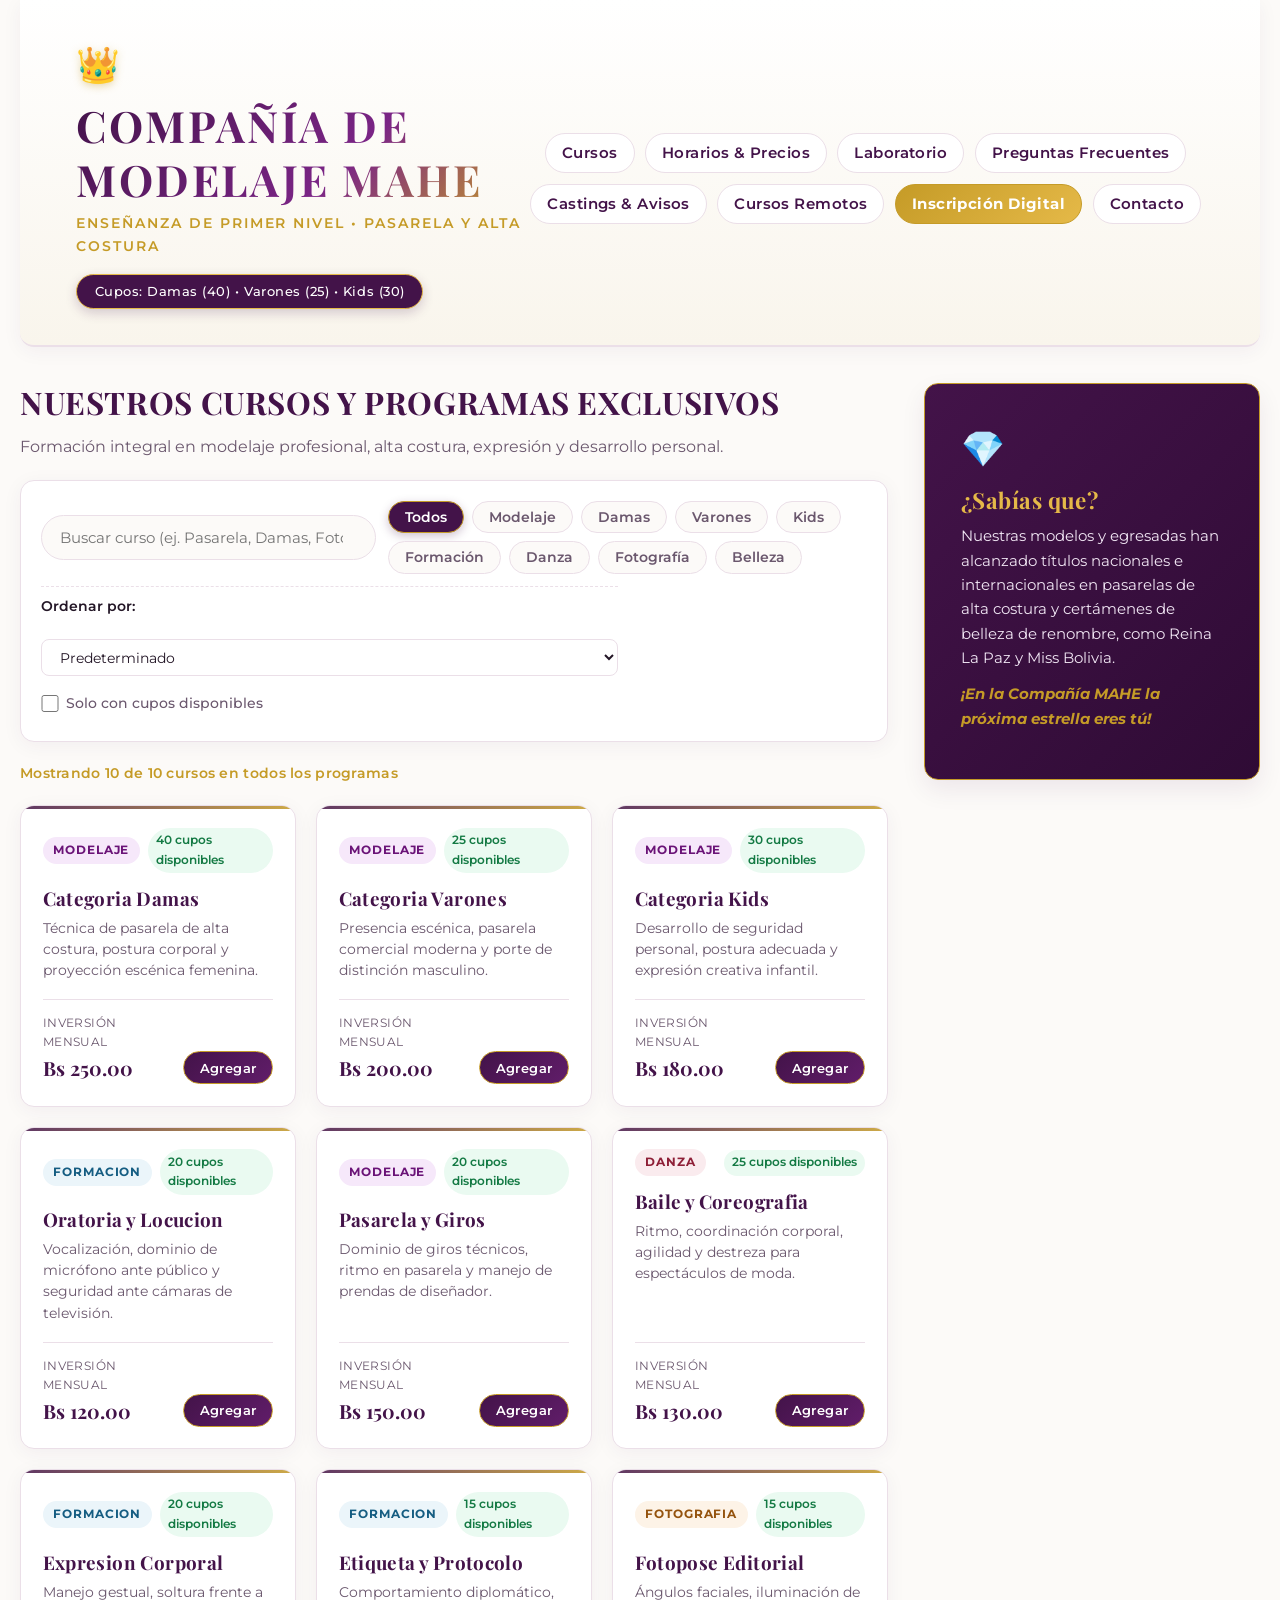
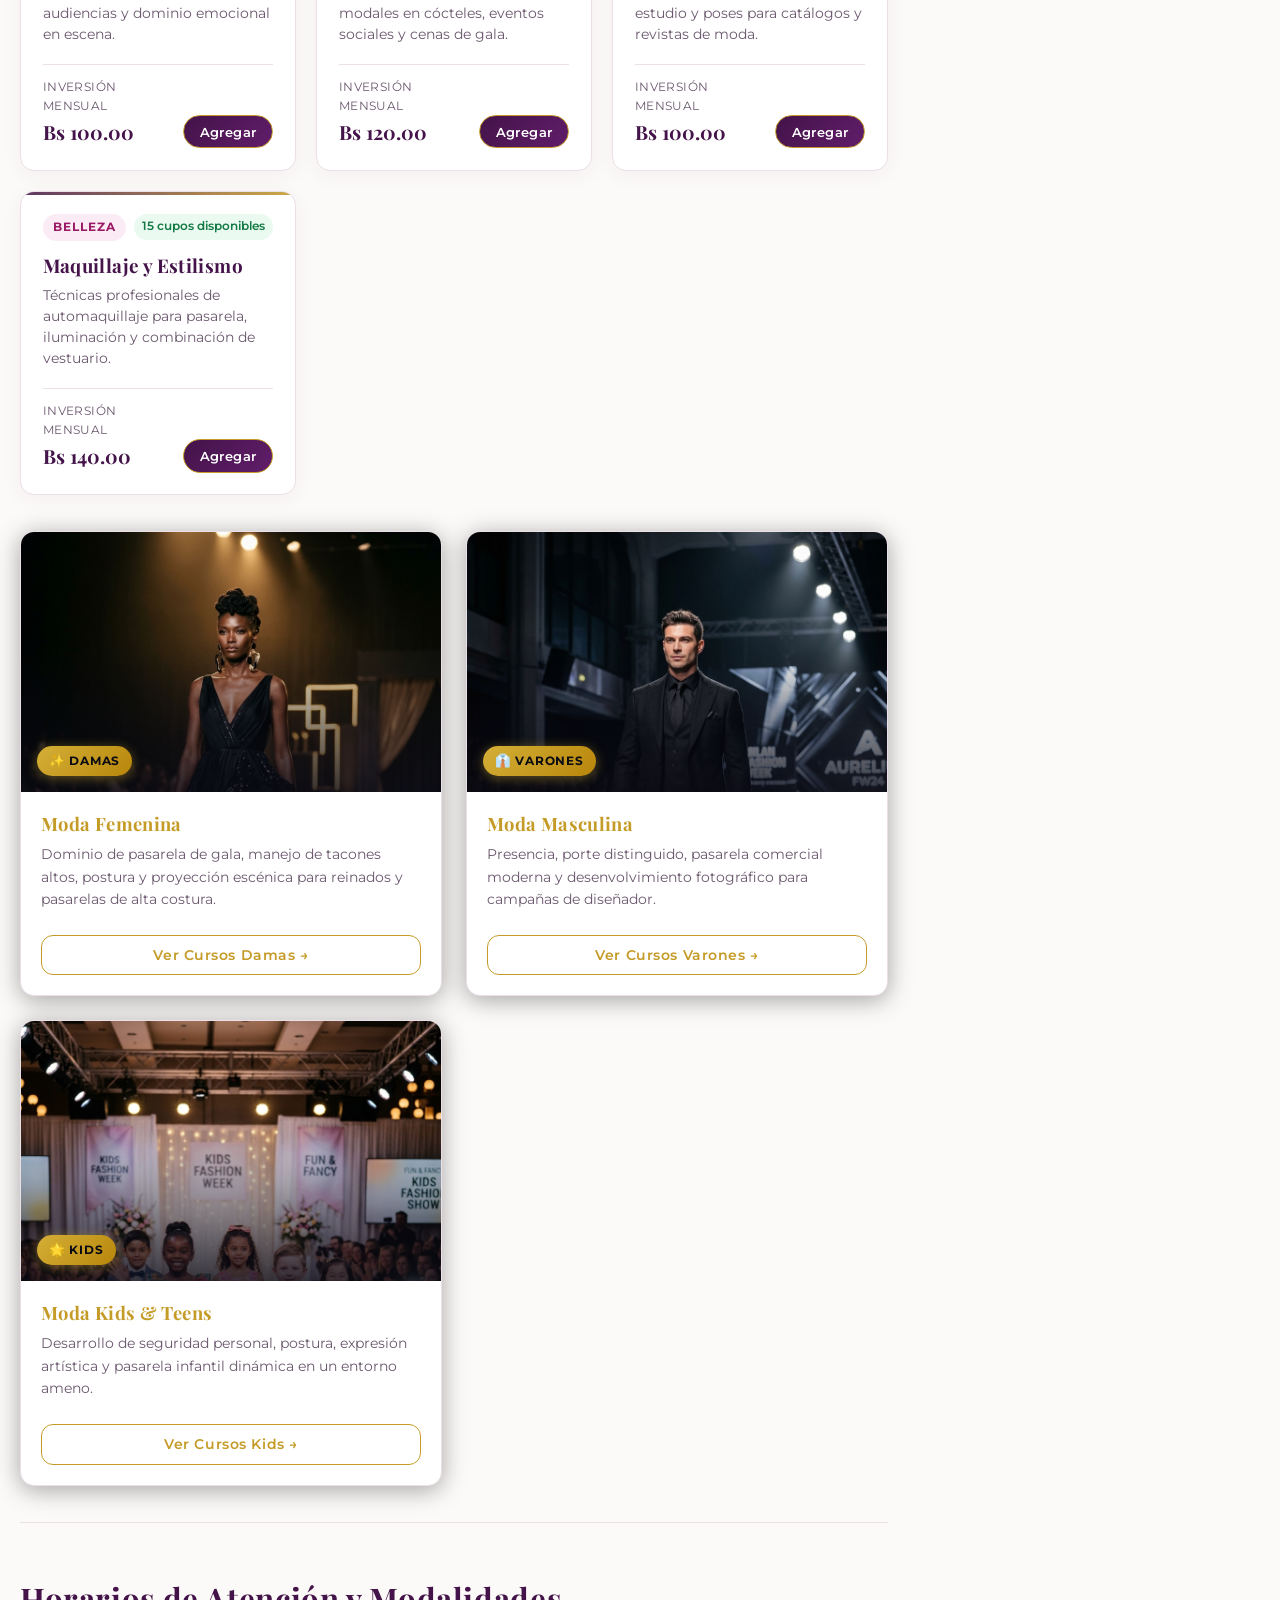
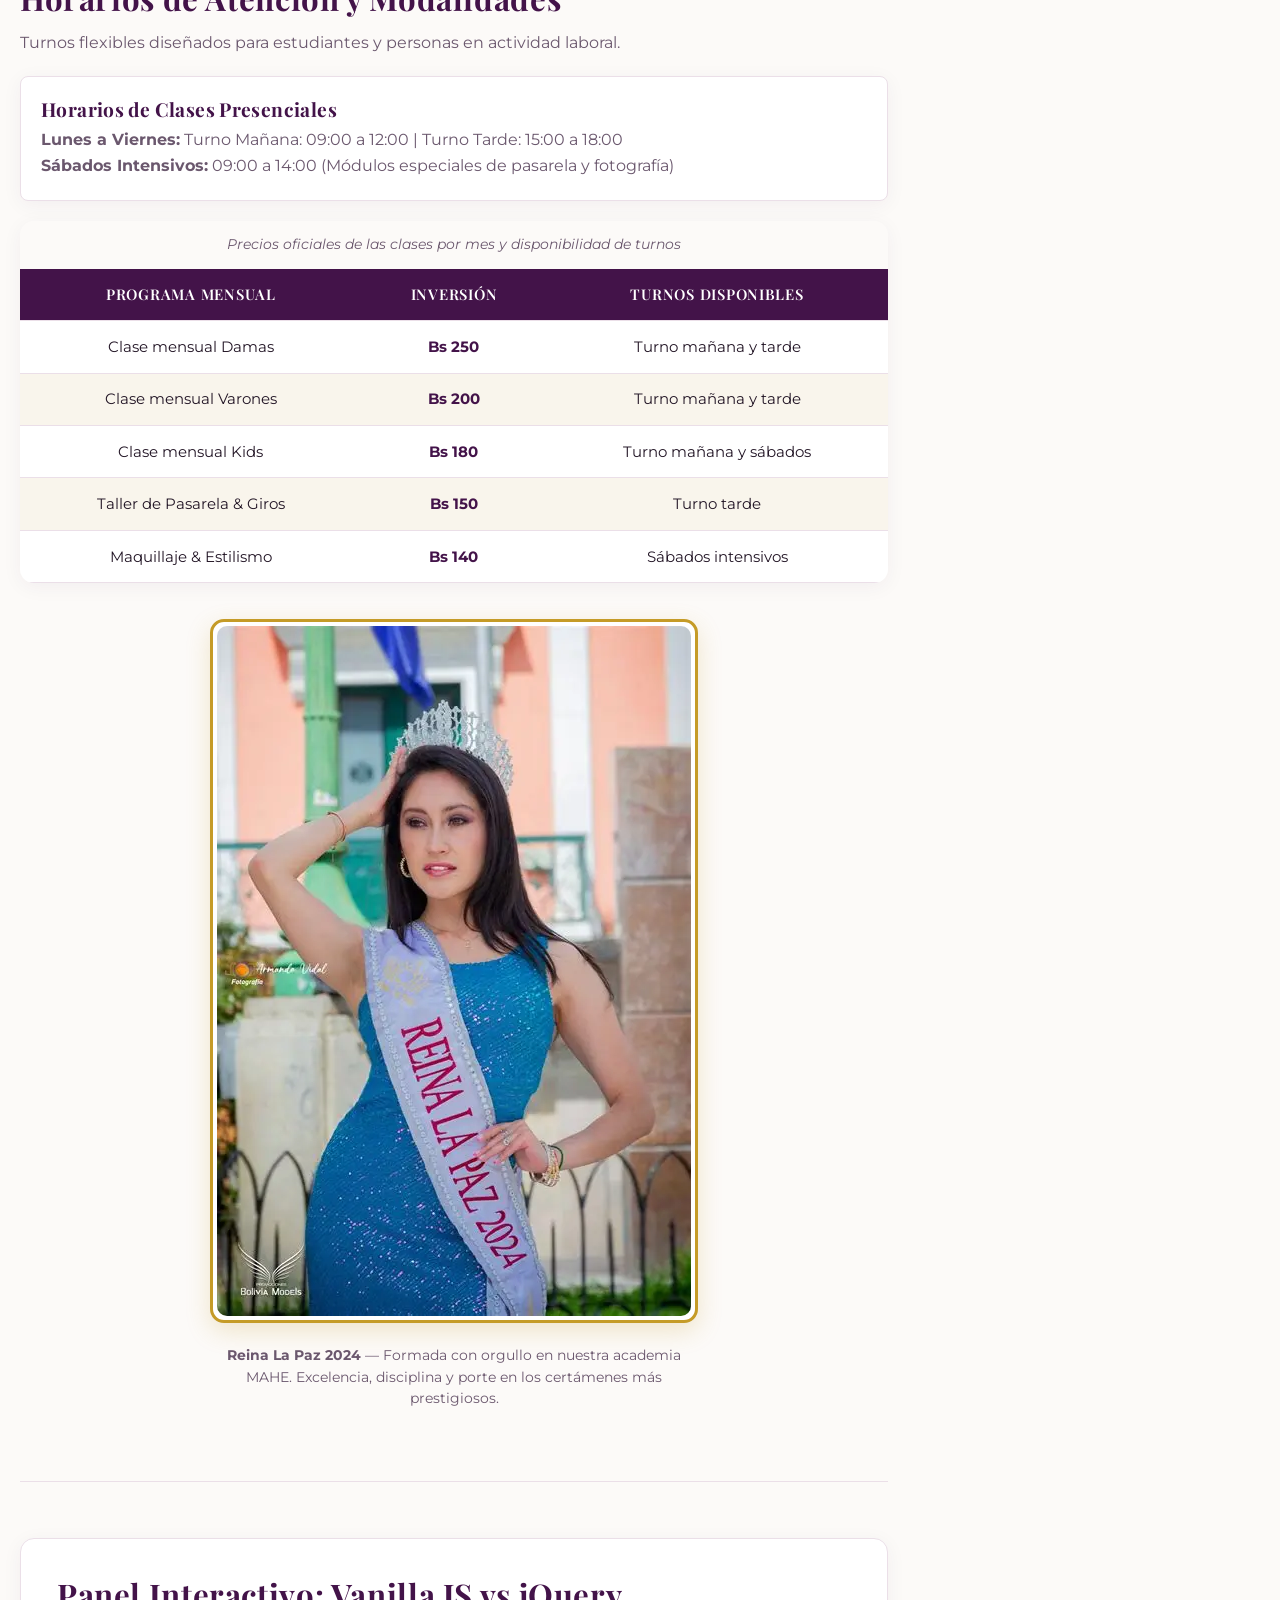
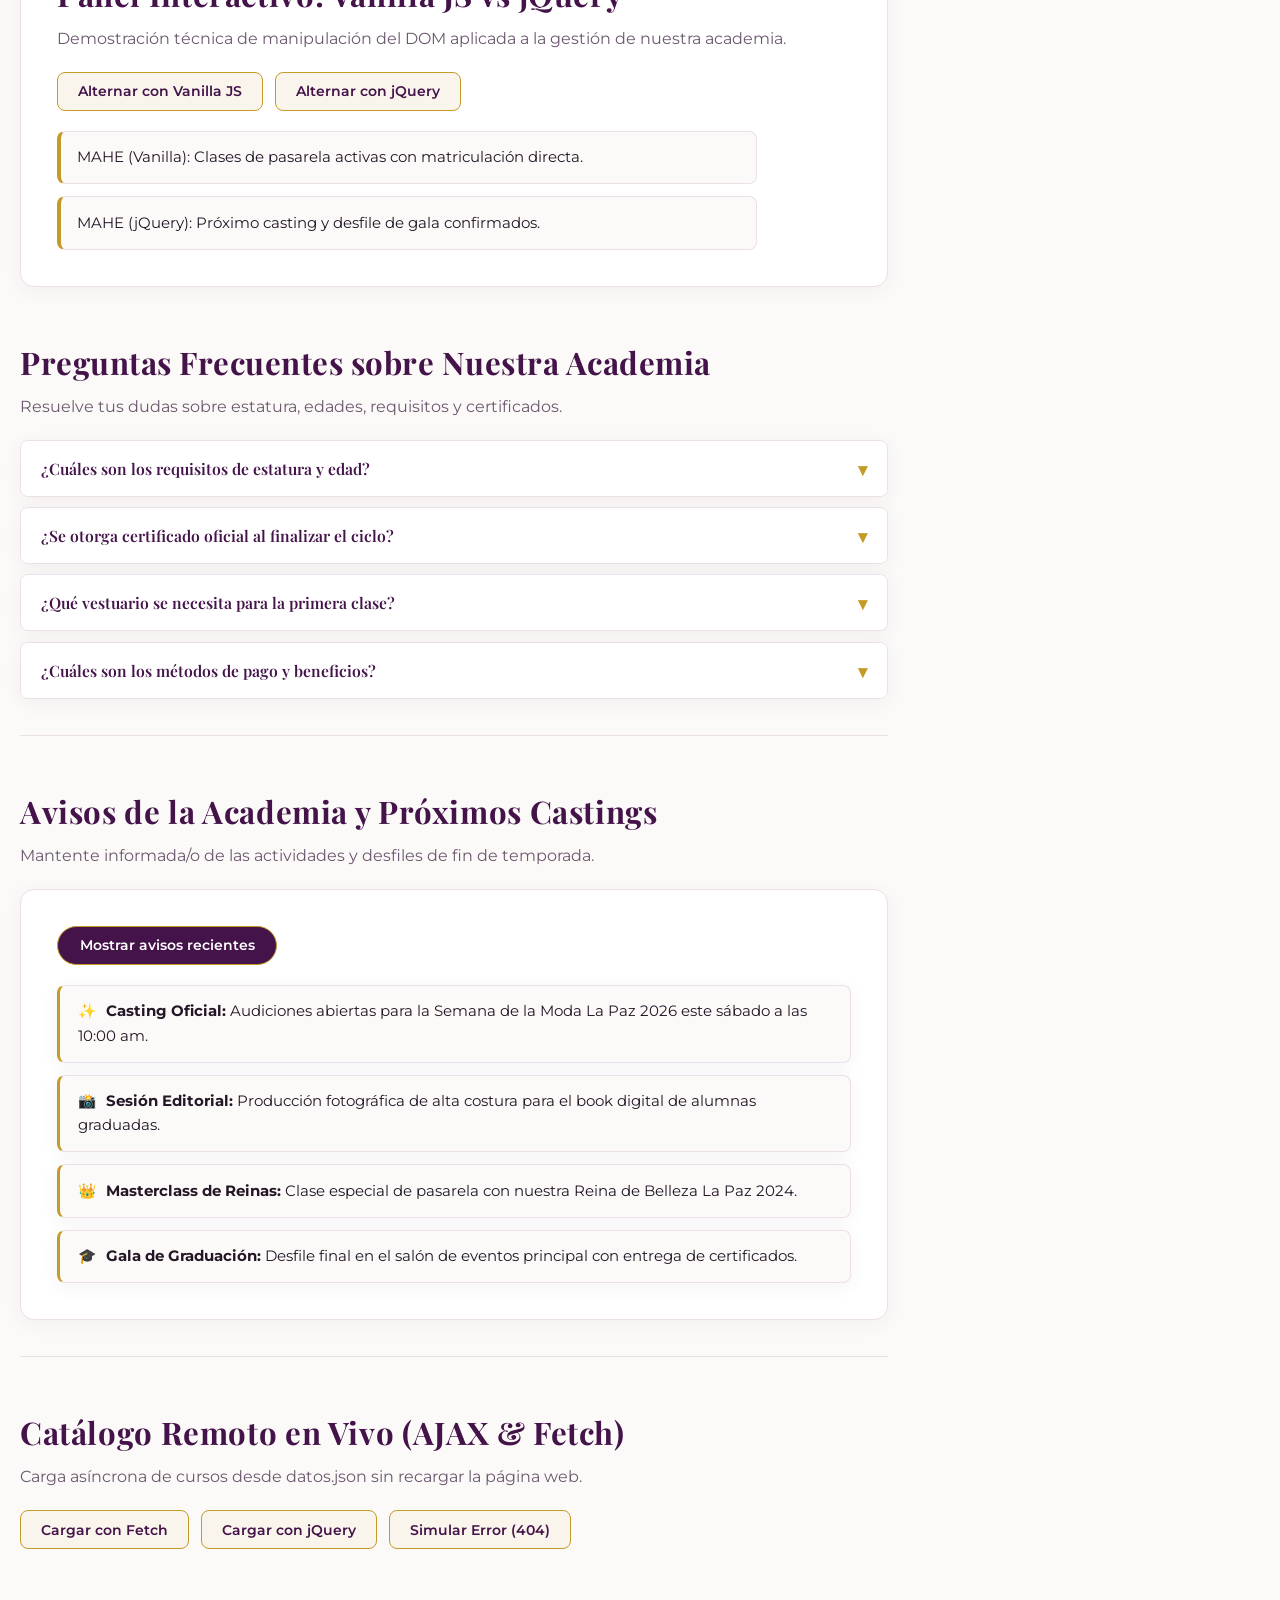
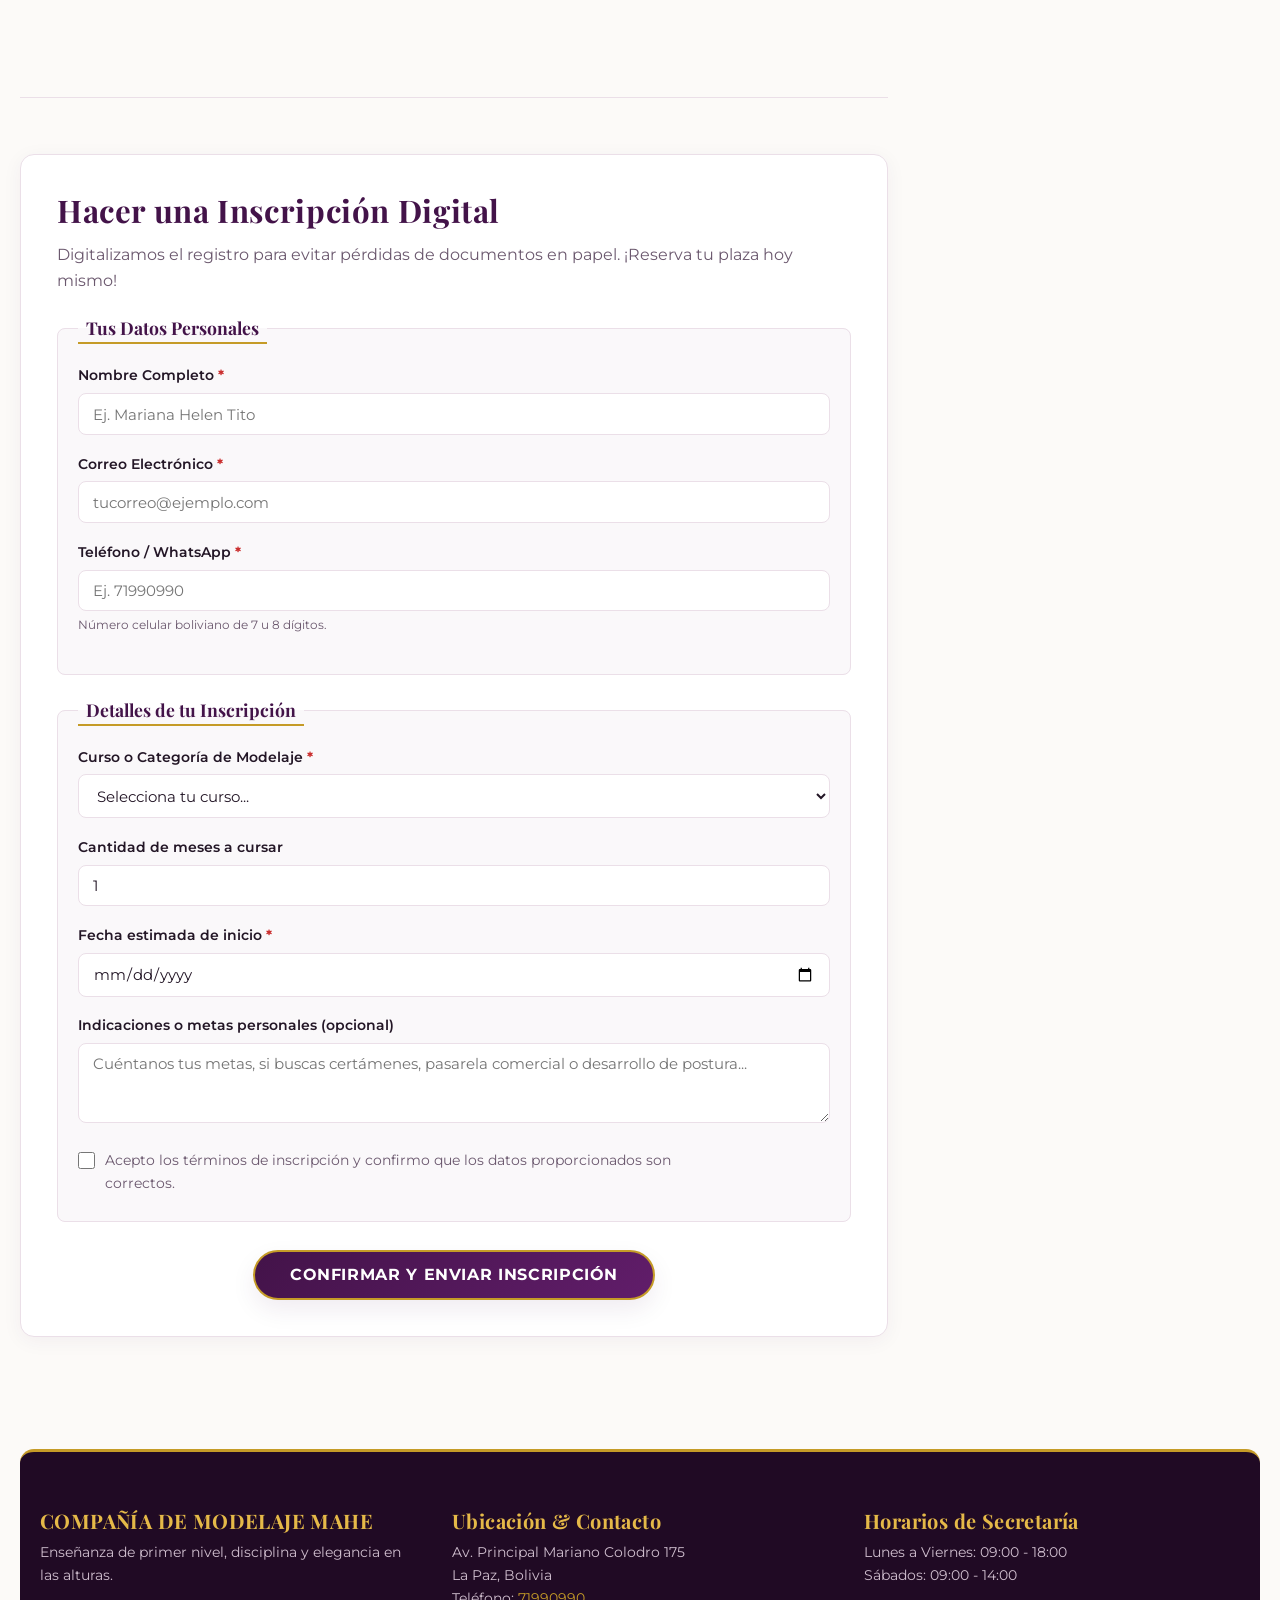
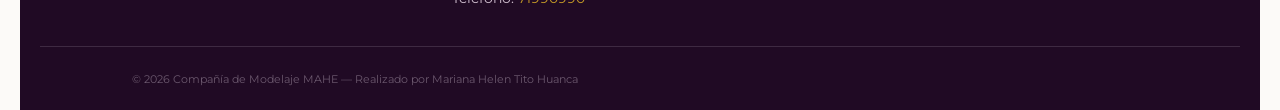
<file: EJ00-TITO.html>
<!DOCTYPE html>
<html lang="es">

<head>
    <meta charset="UTF-8">
    <meta name="viewport" content="width=device-width, initial-scale=1.0">
    <meta name="description"
        content="Compañía de Modelaje MAHE - Enseñanza de primer nivel en pasarela, fotografía, etiqueta y oratoria en La Paz, Bolivia.">
    <title>COMPAÑÍA DE MODELAJE MAHE | Pasarela & Alta Costura</title>
    <!-- Tipografías elegantes de Google Fonts -->
    <link rel="preconnect" href="https://fonts.googleapis.com">
    <link rel="preconnect" href="https://fonts.gstatic.com" crossorigin>
    <link
        href="https://fonts.googleapis.com/css2?family=Montserrat:ital,wght@0,300;0,400;0,500;0,600;0,700;1,400&family=Playfair+Display:ital,wght@0,400;0,600;0,700;1,400&display=swap"
        rel="stylesheet">
    <link rel="stylesheet" href="stilo.css">
</head>

<body>
    <header>
        <div class="cabecera-marca">
            <span class="corona-dorada" aria-hidden="true">👑</span>
            <h1>COMPAÑÍA DE MODELAJE MAHE</h1>
            <p id="lema-agencia">ENSEÑANZA DE PRIMER NIVEL • MODELAJE EN LAS ALTURAS GOLD</p>
            <div class="estado-agencia">
                <span id="cupos-resumen" class="badge-cupos">Cupos: Damas (40) • Varones (25) • Kids (30)</span>
            </div>
        </div>

        <button type="button" id="menu-toggle" aria-expanded="false" aria-controls="menu-movil">
            <span class="icono-hamburguesa" aria-hidden="true">☰</span> Menú
        </button>

        <nav id="menu-movil">
            <ul>
                <li><a href="#Galeria">Cursos</a></li>
                <li><a href="#Horarios">Horarios & Precios</a></li>
                <li><a href="#comparacion">Laboratorio</a></li>
                <li><a href="#panel">Preguntas Frecuentes</a></li>
                <li><a href="#noticias">Castings & Avisos</a></li>
                <li><a href="#remoto">Cursos Remotos</a></li>
                <li><a href="#pedido" class="enlace-resaltado">Inscripción Digital</a></li>
                <li><a href="#contacto">Contacto</a></li>
            </ul>
        </nav>
    </header>

    <main>
        <!-- SECCIÓN: CURSOS Y GALERÍA -->
        <section id="Galeria" class="seccion-bloque">
            <div class="encabezado-seccion">
                <h2>NUESTROS CURSOS Y PROGRAMAS EXCLUSIVOS</h2>
                <p class="subtitulo-seccion">Formación integral en modelaje profesional, alta costura, expresión y
                    desarrollo personal.</p>
            </div>

            <div class="controles" role="search">
                <div class="campo-busqueda">
                    <label for="buscador" class="visualmente-oculto">Buscar cursos de modelaje</label>
                    <input type="search" id="buscador"
                        placeholder="Buscar curso (ej. Pasarela, Damas, Fotopose, Oratoria)...">
                </div>

                <div id="filtros" class="filtros-categoria" role="group" aria-label="Filtro de cursos por categoría">
                    <button type="button" class="activo" data-categoria="todos">Todos</button>
                    <button type="button" data-categoria="modelaje">Modelaje</button>
                    <button type="button" data-categoria="damas">Damas</button>
                    <button type="button" data-categoria="varones">Varones</button>
                    <button type="button" data-categoria="kids">Kids</button>
                    <button type="button" data-categoria="formacion">Formación</button>
                    <button type="button" data-categoria="danza">Danza</button>
                    <button type="button" data-categoria="fotografia">Fotografía</button>
                    <button type="button" data-categoria="belleza">Belleza</button>
                </div>

                <div class="opciones-orden">
                    <label for="orden">Ordenar por:</label>
                    <select id="orden">
                        <option value="predeterminado">Predeterminado</option>
                        <option value="nombre">Nombre (A - Z)</option>
                        <option value="precio-menor">Inversión: menor a mayor</option>
                        <option value="precio-mayor">Inversión: mayor a menor</option>
                    </select>

                    <label class="control-checkbox">
                        <input type="checkbox" id="soloDisponibles">
                        <span>Solo con cupos disponibles</span>
                    </label>
                </div>
            </div>

            <p id="resultado" aria-live="polite" class="contador-resultados"></p>

            <!-- CONTENEDOR DINÁMICO DE TARJETAS DE CURSOS -->
            <div id="lista-productos" class="contenedor-modelos"></div>

            <!-- LOGROS Y DISCIPLINAS DESTACADAS -->
            <div class="disciplinas-grid">
                <article class="tarjeta-disciplina" data-filtro="damas">
                    <div class="disciplina-foto">
                        <img src="moda_femenina.jpg" alt="Modelo femenina en pasarela de alta costura MAHE"
                            loading="lazy">
                        <div class="disciplina-foto-overlay">
                            <span class="badge-disciplina">&#10024; Damas</span>
                        </div>
                    </div>
                    <div class="disciplina-info">
                        <h3>Moda Femenina</h3>
                        <p>Dominio de pasarela de gala, manejo de tacones altos, postura y proyección escénica para
                            reinados y pasarelas de alta costura.</p>
                    </div>
                    <button type="button" class="btn-disciplina" data-filtro="damas">
                        Ver Cursos Damas &rarr;
                    </button>
                </article>
                <article class="tarjeta-disciplina" data-filtro="varones">
                    <div class="disciplina-foto">
                        <img src="moda_masculina.jpg" alt="Modelo masculino en pasarela de alta costura MAHE"
                            loading="lazy">
                        <div class="disciplina-foto-overlay">
                            <span class="badge-disciplina">&#128084; Varones</span>
                        </div>
                    </div>
                    <div class="disciplina-info">
                        <h3>Moda Masculina</h3>
                        <p>Presencia, porte distinguido, pasarela comercial moderna y desenvolvimiento fotográfico para
                            campañas de diseñador.</p>
                    </div>
                    <button type="button" class="btn-disciplina" data-filtro="varones">
                        Ver Cursos Varones &rarr;
                    </button>
                </article>
                <article class="tarjeta-disciplina" data-filtro="kids">
                    <div class="disciplina-foto">
                        <img src="moda_kids.jpg" alt="Niños modelos en pasarela infantil MAHE" loading="lazy">
                        <div class="disciplina-foto-overlay">
                            <span class="badge-disciplina">&#127775; Kids</span>
                        </div>
                    </div>
                    <div class="disciplina-info">
                        <h3>Moda Kids &amp; Teens</h3>
                        <p>Desarrollo de seguridad personal, postura, expresión artística y pasarela infantil dinámica
                            en un entorno ameno.</p>
                    </div>
                    <button type="button" class="btn-disciplina" data-filtro="kids">
                        Ver Cursos Kids &rarr;
                    </button>
                </article>
            </div>
        </section>

        <!-- SECCIÓN: HORARIOS Y TARIFAS -->
        <section id="Horarios" class="seccion-bloque">
            <div class="encabezado-seccion">
                <h2>Horarios de Atención y Modalidades</h2>
                <p class="subtitulo-seccion">Turnos flexibles diseñados para estudiantes y personas en actividad
                    laboral.</p>
            </div>

            <article class="panel-horario-info">
                <h3>Horarios de Clases Presenciales</h3>
                <p><strong>Lunes a Viernes:</strong> Turno Mañana: 09:00 a 12:00 | Turno Tarde: 15:00 a 18:00</p>
                <p><strong>Sábados Intensivos:</strong> 09:00 a 14:00 (Módulos especiales de pasarela y fotografía)</p>
            </article>

            <div class="tabla-contenedor">
                <table>
                    <caption>Precios oficiales de las clases por mes y disponibilidad de turnos</caption>
                    <thead>
                        <tr>
                            <th scope="col">PROGRAMA MENSUAL</th>
                            <th scope="col">INVERSIÓN</th>
                            <th scope="col">TURNOS DISPONIBLES</th>
                        </tr>
                    </thead>
                    <tbody>
                        <tr>
                            <td>Clase mensual Damas</td>
                            <td><span class="precio-destacado">Bs 250</span></td>
                            <td>Turno mañana y tarde</td>
                        </tr>
                        <tr>
                            <td>Clase mensual Varones</td>
                            <td><span class="precio-destacado">Bs 200</span></td>
                            <td>Turno mañana y tarde</td>
                        </tr>
                        <tr>
                            <td>Clase mensual Kids</td>
                            <td><span class="precio-destacado">Bs 180</span></td>
                            <td>Turno mañana y sábados</td>
                        </tr>
                        <tr>
                            <td>Taller de Pasarela & Giros</td>
                            <td><span class="precio-destacado">Bs 150</span></td>
                            <td>Turno tarde</td>
                        </tr>
                        <tr>
                            <td>Maquillaje & Estilismo</td>
                            <td><span class="precio-destacado">Bs 140</span></td>
                            <td>Sábados intensivos</td>
                        </tr>
                    </tbody>
                </table>
            </div>

            <!-- FOTOGRAFÍA DE REINA DE BELLEZA DESTACADA -->
            <figure class="figura-modelo">
                <div class="marco-foto">
                    <img src="model.webp" alt="Reina La Paz 2024 - Alumna destacada de la Compañía de Modelaje MAHE"
                        width="450" height="600" loading="lazy">
                </div>
                <figcaption>
                    <strong>Reina La Paz 2024</strong> — Formada con orgullo en nuestra academia MAHE. Excelencia,
                    disciplina y porte en los certámenes más prestigiosos.
                </figcaption>
            </figure>
        </section>

        <!-- SECCIÓN: LABORATORIO COMPARATIVO (VANILLA JS VS JQUERY) -->
        <section id="comparacion" class="seccion-bloque">
            <div class="encabezado-seccion">
                <h2>Panel Interactivo: Vanilla JS vs jQuery</h2>
                <p class="subtitulo-seccion">Demostración técnica de manipulación del DOM aplicada a la gestión de
                    nuestra academia.</p>
            </div>

            <div class="comparacion-botones">
                <button type="button" id="boton-vanilla" class="btn-demo">Alternar con Vanilla JS</button>
                <button type="button" id="boton-jquery" class="btn-demo">Alternar con jQuery</button>
            </div>

            <div class="comparacion-salidas">
                <p id="salida-vanilla" class="caja-salida">Estado MAHE (Vanilla JS): Inscripciones abiertas y pasarela
                    activa.</p>
                <p id="salida-jquery" class="caja-salida">Estado MAHE (jQuery): Nuevos castings y eventos programados
                    para esta semana.</p>
            </div>
        </section>

        <!-- SECCIÓN: PREGUNTAS FRECUENTES (ACORDEÓN JQUERY) -->
        <section id="panel" class="seccion-bloque">
            <div class="encabezado-seccion">
                <h2>Preguntas Frecuentes sobre Nuestra Academia</h2>
                <p class="subtitulo-seccion">Resuelve tus dudas sobre estatura, edades, requisitos y certificados.</p>
            </div>

            <div id="acordeon" class="acordeon-elegante">
                <div class="item-acordeon">
                    <h3><button type="button" class="titulo" aria-expanded="false">¿Cuáles son los requisitos de
                            estatura y edad?</button></h3>
                    <div class="cuerpo">
                        <p>No exigimos una estatura mínima para nuestros cursos formativos, de postura y
                            desenvolvimiento personal. La categoría Kids acepta niñas y niños desde los 5 años; y para
                            pasarela de alta costura y certámenes se recomienda a partir de los 14 años.</p>
                    </div>
                </div>

                <div class="item-acordeon">
                    <h3><button type="button" class="titulo" aria-expanded="false">¿Se otorga certificado oficial al
                            finalizar el ciclo?</button></h3>
                    <div class="cuerpo">
                        <p>Sí, cada alumna y alumno recibe una certificación con valor curricular avalada por la
                            Compañía de Modelaje MAHE, con reconocimiento en certámenes locales y agencias de
                            publicidad.</p>
                    </div>
                </div>

                <div class="item-acordeon">
                    <h3><button type="button" class="titulo" aria-expanded="false">¿Qué vestuario se necesita para la
                            primera clase?</button></h3>
                    <div class="cuerpo">
                        <p>Para damas: ropa cómoda de color negro (calzas/leggings y blusa o remera sobria) y tacones
                            cómodos. Para varones: calzado formal o de vestir y prendas negras. En la primera sesión se
                            orienta sobre las necesidades específicas.</p>
                    </div>
                </div>

                <div class="item-acordeon">
                    <h3><button type="button" class="titulo" aria-expanded="false">¿Cuáles son los métodos de pago y
                            beneficios?</button></h3>
                    <div class="cuerpo">
                        <p>Aceptamos transferencias bancarias, pagos vía QR y pagos en efectivo en secretaría. Además,
                            brindamos un 10% de descuento al inscribir dos o más materias simultáneas.</p>
                    </div>
                </div>
            </div>
        </section>

        <!-- SECCIÓN: AVISOS Y PRÓXIMOS CASTINGS (JQUERY EFFECTS) -->
        <section id="noticias" class="seccion-bloque">
            <div class="encabezado-seccion">
                <h2>Avisos de la Academia y Próximos Castings</h2>
                <p class="subtitulo-seccion">Mantente informada/o de las actividades y desfiles de fin de temporada.</p>
            </div>

            <div class="noticias-contenedor">
                <button type="button" id="mostrar-avisos" class="btn-secundario">Mostrar avisos recientes</button>
                <ul id="avisos" class="lista-avisos">
                    <li><span class="icono-estrella">✨</span> <strong>Casting Oficial:</strong> Audiciones abiertas para
                        la Semana de la Moda La Paz 2026 este sábado a las 10:00 am.</li>
                    <li><span class="icono-estrella">📸</span> <strong>Sesión Editorial:</strong> Producción fotográfica
                        de alta costura para el book digital de alumnas graduadas.</li>
                    <li><span class="icono-estrella">👑</span> <strong>Masterclass de Reinas:</strong> Clase especial de
                        pasarela con nuestra Reina de Belleza La Paz 2024.</li>
                    <li><span class="icono-estrella">🎓</span> <strong>Gala de Graduación:</strong> Desfile final en el
                        salón de eventos principal con entrega de certificados.</li>
                </ul>
            </div>
        </section>

        <!-- SECCIÓN: CATÁLOGO REMOTO (AJAX, FETCH & JSON) -->
        <section id="remoto" class="seccion-bloque">
            <div class="encabezado-seccion">
                <h2>Catálogo Remoto en Vivo (AJAX & Fetch)</h2>
                <p class="subtitulo-seccion">Carga asíncrona de cursos desde datos.json sin recargar la página web.</p>
            </div>

            <div class="remoto-acciones">
                <button type="button" id="cargar-fetch" class="btn-demo">Cargar con Fetch</button>
                <button type="button" id="cargar-jquery" class="btn-demo">Cargar con jQuery</button>
                <button type="button" id="cargar-roto" class="btn-demo">Simular Error (404)</button>
            </div>

            <p id="estado" aria-live="polite"></p>

            <div id="lista-remota" class="contenedor-modelos"></div>
        </section>

        <!-- SECCIÓN: FORMULARIO DE INSCRIPCIÓN DIGITAL -->
        <section id="pedido" class="seccion-bloque seccion-formulario">
            <div class="encabezado-seccion">
                <h2>Hacer una Inscripción Digital</h2>
                <p class="subtitulo-seccion">Digitalizamos el registro para evitar pérdidas de documentos en papel.
                    ¡Reserva tu plaza hoy mismo!</p>
            </div>

            <form id="formulario-inscripcion" method="post" novalidate>
                <fieldset>
                    <legend>Tus Datos Personales</legend>
                    <p class="campo">
                        <label for="nombre">Nombre Completo <span class="requerido">*</span></label>
                        <input type="text" id="nombre" name="nombre" autocomplete="name"
                            placeholder="Ej. Mariana Helen Tito" required>
                    </p>

                    <p class="campo">
                        <label for="email">Correo Electrónico <span class="requerido">*</span></label>
                        <input type="email" id="email" name="email" autocomplete="email"
                            placeholder="tucorreo@ejemplo.com" required>
                    </p>

                    <p class="campo">
                        <label for="telefono">Teléfono / WhatsApp <span class="requerido">*</span></label>
                        <input type="tel" id="telefono" name="telefono" autocomplete="tel" pattern="[0-9]{7,8}"
                            title="Debe contener 7 u 8 dígitos numéricos" placeholder="Ej. 71990990" required>
                        <small class="ayuda-campo">Número celular boliviano de 7 u 8 dígitos.</small>
                    </p>
                </fieldset>

                <fieldset>
                    <legend>Detalles de tu Inscripción</legend>
                    <p class="campo">
                        <label for="inscripcion">Curso o Categoría de Modelaje <span class="requerido">*</span></label>
                        <select id="inscripcion" name="inscripcion" required>
                            <option value="">Selecciona tu curso...</option>
                            <option value="Categoria Damas">Categoría Damas (Bs 250/mes)</option>
                            <option value="Categoria Varones">Categoría Varones (Bs 200/mes)</option>
                            <option value="Categoria Kids">Categoría Kids (Bs 180/mes)</option>
                            <option value="Pasarela y Giros">Pasarela y Giros (Bs 150/mes)</option>
                            <option value="Oratoria y Locucion">Oratoria y Locución (Bs 120/mes)</option>
                            <option value="Baile y Coreografia">Baile y Coreografía (Bs 130/mes)</option>
                            <option value="Expresion Corporal">Expresión Corporal (Bs 100/mes)</option>
                            <option value="Etiqueta y Protocolo">Etiqueta y Protocolo (Bs 120/mes)</option>
                            <option value="Fotopose Editorial">Fotopose Editorial (Bs 100/mes)</option>
                            <option value="Maquillaje y Estilismo">Maquillaje y Estilismo (Bs 140/mes)</option>
                        </select>
                    </p>

                    <p class="campo">
                        <label for="cantidad">Cantidad de meses a cursar</label>
                        <input type="number" id="cantidad" name="cantidad" min="1" max="12" value="1" required>
                    </p>

                    <p class="campo">
                        <label for="fecha">Fecha estimada de inicio <span class="requerido">*</span></label>
                        <input type="date" id="fecha" name="fecha" required>
                    </p>

                    <p class="campo">
                        <label for="notas">Indicaciones o metas personales (opcional)</label>
                        <textarea id="notas" name="notas" rows="3"
                            placeholder="Cuéntanos tus metas, si buscas certámenes, pasarela comercial o desarrollo de postura..."></textarea>
                    </p>

                    <p class="campo-terminos">
                        <input type="checkbox" id="terminos" name="terminos" required>
                        <label for="terminos">Acepto los términos de inscripción y confirmo que los datos proporcionados
                            son correctos.</label>
                    </p>
                </fieldset>

                <div class="acciones-formulario">
                    <button type="submit" class="btn-primario">Confirmar y Enviar Inscripción</button>
                </div>
            </form>
        </section>
    </main>

    <!-- BARRA LATERAL INFORMATIVA -->
    <aside id="sabias-que">
        <div class="tarjeta-sabias">
            <span class="insignia-aside" aria-hidden="true">💎</span>
            <h2>¿Sabías que?</h2>
            <p>Nuestras modelos y egresadas han alcanzado títulos nacionales e internacionales en pasarelas de alta
                costura y certámenes de belleza de renombre, como Reina La Paz y Miss Bolivia.</p>
            <p class="destacado-aside">¡En la Compañía MAHE la próxima estrella eres tú!</p>
        </div>
    </aside>

    <!-- PIE DE PÁGINA -->
    <footer id="contacto">
        <div class="pie-contenido">
            <div class="pie-columna">
                <h2>COMPAÑÍA DE MODELAJE MAHE</h2>
                <p>Enseñanza de primer nivel, disciplina y elegancia en las alturas.</p>
            </div>
            <div class="pie-columna">
                <h3>Ubicación & Contacto</h3>
                <address>
                    Av. Principal Mariano Colodro 175<br>
                    La Paz, Bolivia<br>
                    Teléfono: <a href="tel:71990990">71990990</a>
                </address>
            </div>
            <div class="pie-columna">
                <h3>Horarios de Secretaría</h3>
                <p>Lunes a Viernes: 09:00 - 18:00<br>Sábados: 09:00 - 14:00</p>
            </div>
        </div>
        <div class="pie-derechos">
            <p><small>&copy; 2026 Compañía de Modelaje MAHE — Realizado por Mariana Helen Tito Huanca</small></p>
        </div>
    </footer>

    <!-- SCRIPTS EN ORDEN CORRECTO DE CARGA -->
    <script src="jquery-3.7.1.min.js"></script>
    <script src="datos.js"></script>
    <script src="funciones.js"></script>
    <script src="app.js"></script>
    <script src="modelo.js"></script>
    <script src="render.js"></script>
    <script src="eventos.js"></script>
    <script src="jquery-comparado.js"></script>
    <script src="jquery-panel.js"></script>
    <script src="remoto.js"></script>
</body>

</html>
</file>
<file: stilo.css>
/* ═════════════════════════════════════════════════════════════════════════
   COMPAÑÍA DE MODELAJE MAHE - HOJA DE ESTILOS PROFESIONAL
   Diseño de Alta Costura: Colores Elegantes (Ciruela Real, Oro Metálico, Marfil y Rosa)
   ═════════════════════════════════════════════════════════════════════════ */

/* ── 1. RESET Y CONFIGURACIÓN BASE ─────────────────────────────────────── */
*, *::before, *::after {
  box-sizing: border-box;
  margin: 0;
  padding: 0;
}

:root {
  /* Paleta Elegante Haute Couture */
  --color-principal:    #431349; /* Ciruela Real Profundo */
  --color-principal-luz:#611d6a; /* Ciruela Acentuado */
  --color-acento:       #c59b27; /* Oro Acento Metálico */
  --color-dorado:       #c59b27; /* Oro Clásico Metálico */
  --color-dorado-brillo:#e5b948; /* Oro Luminoso */
  --color-dorado-suave: #f9f5ec; /* Fondo Champaña Sedoso */
  --color-rosa-seda:    #fdf5f8; /* Rosa Seda Acento */
  --color-texto:        #231626; /* Texto Carbón Ciruela */
  --color-suave:        #6b586e; /* Texto Secundario Elegante */
  --color-fondo:        #fcfaf8; /* Marfil Cálido de Fondo */
  --color-superficie:   #ffffff; /* Blanco Puro para Tarjetas */
  --borde:              #ebdfe8; /* Borde Suave */
  --borde-dorado:       rgba(197, 155, 39, 0.4);

  /* Espaciados y Radios */
  --espacio-xs: 0.5rem;
  --espacio-sm: 0.75rem;
  --espacio:    1.25rem;
  --espacio-lg: 2.25rem;
  --espacio-xl: 3.5rem;
  --radio:      8px;
  --radio-lg:   14px;
  --radio-pill: 999px;

  /* Sombras y Efectos */
  --sombra-suave: 0 4px 20px rgba(67, 19, 73, 0.05);
  --sombra-card:  0 10px 25px rgba(67, 19, 73, 0.08);
  --sombra-dorada: 0 8px 24px rgba(197, 155, 39, 0.22);
  --transicion: all 0.28s ease;
}

html {
  scroll-behavior: smooth;
}

body {
  font-family: "Montserrat", system-ui, -apple-system, sans-serif;
  font-size: 1rem;
  line-height: 1.65;
  color: var(--color-texto);
  background: var(--color-fondo);
  padding: 0 var(--espacio-sm);
}

body.tema-oscuro {
  color-scheme: dark;
  --color-principal: #b98ab6;
  --color-principal-luz: #d0a6ce;
  --color-texto: #f3edf2;
  --color-suave: #c6bbc5;
  --color-fondo: #19161a;
  --color-superficie: #262127;
  --color-dorado-suave: #302a26;
  --color-rosa-seda: #30252d;
  --borde: #453b45;
  --borde-dorado: rgba(229, 185, 72, 0.45);
}

body.tema-oscuro header {
  background: linear-gradient(180deg, #262127 0%, #302a26 100%);
}

body.tema-oscuro h1 {
  background: linear-gradient(135deg, #d0a6ce 0%, #e5b948 100%);
  background-clip: text;
  -webkit-background-clip: text;
  -webkit-text-fill-color: transparent;
}

body.tema-oscuro fieldset {
  background: var(--color-superficie);
}

body.tema-oscuro input[type="text"],
body.tema-oscuro input[type="email"],
body.tema-oscuro input[type="tel"],
body.tema-oscuro input[type="number"],
body.tema-oscuro input[type="date"],
body.tema-oscuro select,
body.tema-oscuro textarea {
  color: #f3edf2;
  background: #19161a;
  border-color: #5b505b;
}

body.tema-oscuro input::placeholder,
body.tema-oscuro textarea::placeholder {
  color: #c6bbc5;
  opacity: 1;
}

body.tema-oscuro option {
  color: #f3edf2;
  background: #19161a;
}

body.tema-oscuro .resumen-inscripcion,
body.tema-oscuro .campo-terminos label {
  color: var(--color-texto);
}

/* ── 2. TIPOGRAFÍA HAUTE COUTURE ───────────────────────────────────────── */
h1, h2, h3, h4 {
  font-family: "Playfair Display", "Bodoni MT", "Didot", "Times New Roman", serif;
  color: var(--color-principal);
  font-weight: 700;
  line-height: 1.25;
  letter-spacing: 0.02em;
}

h1 {
  font-size: clamp(1.8rem, 4vw, 2.7rem);
  text-transform: uppercase;
  letter-spacing: 0.06em;
  margin-bottom: 0.35rem;
  background: linear-gradient(135deg, #431349 0%, #7b2586 60%, #c59b27 100%);
  -webkit-background-clip: text;
  -webkit-text-fill-color: transparent;
}

h2 {
  font-size: clamp(1.4rem, 2.8vw, 1.95rem);
  margin-bottom: 0.5rem;
  position: relative;
  display: inline-block;
}

h3 {
  font-size: 1.2rem;
  margin-bottom: 0.4rem;
}

p {
  max-width: 70ch;
  color: var(--color-suave);
}

a {
  color: var(--color-principal);
  text-decoration: none;
  transition: var(--transicion);
}

a:hover {
  color: var(--color-dorado);
}

a:focus-visible, button:focus-visible, input:focus-visible, select:focus-visible, textarea:focus-visible {
  outline: 2px solid var(--color-dorado);
  outline-offset: 3px;
}

/* ── 3. CABECERA & NAVEGACIÓN ──────────────────────────────────────────── */
header {
  padding: var(--espacio-lg) var(--espacio);
  border-bottom: 2px solid var(--borde);
  margin-bottom: var(--espacio-lg);
  display: flex;
  flex-direction: column;
  align-items: center;
  text-align: center;
  background: linear-gradient(180deg, #ffffff 0%, var(--color-dorado-suave) 100%);
  border-radius: 0 0 var(--radio-lg) var(--radio-lg);
  box-shadow: var(--sombra-suave);
  position: relative;
}

.cabecera-marca {
  display: flex;
  flex-direction: column;
  align-items: center;
  margin-bottom: var(--espacio);
}

.corona-dorada {
  font-size: 2.2rem;
  margin-bottom: 0.25rem;
  filter: drop-shadow(0 2px 4px rgba(197, 155, 39, 0.4));
}

#lema-agencia {
  font-size: 0.88rem;
  font-weight: 600;
  text-transform: uppercase;
  letter-spacing: 0.14em;
  color: var(--color-dorado);
  margin-bottom: 0.75rem;
}

.estado-agencia {
  margin-top: 0.25rem;
}

.badge-cupos {
  display: inline-block;
  background: var(--color-principal);
  color: #fff;
  padding: 0.35rem 1.1rem;
  border-radius: var(--radio-pill);
  font-size: 0.82rem;
  font-weight: 500;
  letter-spacing: 0.04em;
  border: 1px solid var(--color-dorado-brillo);
  box-shadow: 0 4px 12px rgba(67, 19, 73, 0.2);
}

/* Botón menú móvil (visible en pantallas pequeñas) */
#menu-toggle {
  display: inline-flex;
  align-items: center;
  gap: 0.5rem;
  background: var(--color-principal);
  color: #fff;
  border: 1px solid var(--color-dorado);
  border-radius: var(--radio-pill);
  padding: 0.5rem 1.25rem;
  font-size: 0.95rem;
  font-weight: 600;
  cursor: pointer;
  margin-bottom: 0.5rem;
  transition: var(--transicion);
}

#tema-toggle {
  margin-top: 0.75rem;
  padding: 0.5rem 1rem;
  border: 1px solid var(--color-dorado);
  border-radius: var(--radio-pill);
  background: var(--color-superficie);
  color: var(--color-principal);
  font: inherit;
  font-size: 0.9rem;
  font-weight: 600;
  cursor: pointer;
  transition: var(--transicion);
}

#tema-toggle:hover {
  background: var(--color-dorado-suave);
}

#menu-toggle:hover {
  background: var(--color-principal-luz);
  border-color: var(--color-dorado-brillo);
}

nav#menu-movil {
  width: 100%;
}

nav ul {
  list-style: none;
  display: flex;
  flex-direction: column;
  gap: 0.5rem;
  margin: var(--espacio-sm) 0 0;
  padding: 0;
}

nav li a {
  display: inline-block;
  padding: 0.45rem 1rem;
  border-radius: var(--radio-pill);
  font-size: 0.92rem;
  font-weight: 600;
  letter-spacing: 0.03em;
  color: var(--color-principal);
  background: var(--color-superficie);
  border: 1px solid var(--borde);
  transition: var(--transicion);
}

nav li a:hover {
  background: var(--color-principal);
  color: #fff;
  border-color: var(--color-principal);
  transform: translateY(-2px);
  box-shadow: var(--sombra-suave);
}

nav li a.enlace-resaltado {
  background: linear-gradient(135deg, var(--color-dorado) 0%, var(--color-dorado-brillo) 100%);
  color: #fff;
  border-color: var(--color-dorado);
  font-weight: 700;
}

nav li a.enlace-resaltado:hover {
  background: linear-gradient(135deg, var(--color-principal) 0%, var(--color-principal-luz) 100%);
}

/* ── 4. ESTRUCTURA Y SECCIONES ─────────────────────────────────────────── */
.seccion-bloque {
  margin-bottom: var(--espacio-xl);
  padding-bottom: var(--espacio-lg);
  border-bottom: 1px solid var(--borde);
}

.encabezado-seccion {
  margin-bottom: var(--espacio);
}

.subtitulo-seccion {
  font-size: 0.98rem;
  color: var(--color-suave);
  margin-top: 0.25rem;
}

/* ── 5. BARRA DE CONTROLES (BUSCADOR, FILTROS, ORDEN) ──────────────────── */
.controles {
  background: var(--color-superficie);
  border: 1px solid var(--borde);
  border-radius: var(--radio-lg);
  padding: var(--espacio);
  margin-bottom: var(--espacio);
  box-shadow: var(--sombra-suave);
  display: flex;
  flex-direction: column;
  gap: var(--espacio-sm);
}

.campo-busqueda input[type="search"] {
  width: 100%;
  padding: 0.75rem 1.15rem;
  border-radius: var(--radio-pill);
  border: 1.5px solid var(--borde);
  font-family: inherit;
  font-size: 0.95rem;
  background: var(--color-fondo);
  color: var(--color-texto);
  transition: var(--transicion);
}

.campo-busqueda input[type="search"]:focus {
  border-color: var(--color-dorado);
  background: #fff;
  box-shadow: 0 0 0 3px rgba(197, 155, 39, 0.18);
  outline: none;
}

.filtros-categoria {
  display: flex;
  flex-wrap: wrap;
  gap: 0.5rem;
}

.filtros-categoria button {
  background: var(--color-fondo);
  color: var(--color-suave);
  border: 1px solid var(--borde);
  border-radius: var(--radio-pill);
  padding: 0.45rem 1rem;
  font-family: inherit;
  font-size: 0.85rem;
  font-weight: 600;
  cursor: pointer;
  transition: var(--transicion);
}

.filtros-categoria button:hover {
  background: var(--color-dorado-suave);
  color: var(--color-principal);
  border-color: var(--color-dorado);
}

.filtros-categoria button.activo {
  background: var(--color-principal);
  color: #fff;
  border-color: var(--color-dorado);
  box-shadow: 0 3px 10px rgba(67, 19, 73, 0.25);
}

.opciones-orden {
  display: flex;
  flex-wrap: wrap;
  align-items: center;
  gap: 1rem;
  padding-top: 0.5rem;
  border-top: 1px dashed var(--borde);
  font-size: 0.88rem;
}

.opciones-orden select {
  padding: 0.45rem 0.85rem;
  border-radius: var(--radio);
  border: 1px solid var(--borde);
  background: var(--color-superficie);
  color: var(--color-texto);
  font-family: inherit;
  font-size: 0.88rem;
  cursor: pointer;
}

.control-checkbox {
  display: inline-flex;
  align-items: center;
  gap: 0.45rem;
  cursor: pointer;
  color: var(--color-suave);
  font-weight: 500;
}

.control-checkbox input[type="checkbox"] {
  accent-color: var(--color-principal);
  width: 1.1rem;
  height: 1.1rem;
  cursor: pointer;
}

.contador-resultados {
  font-size: 0.9rem;
  font-weight: 600;
  color: var(--color-dorado);
  margin-bottom: var(--espacio);
  letter-spacing: 0.02em;
}

/* ── 6. CONTENEDOR DE TARJETAS DINÁMICAS (#lista-productos) ────────────── */
#lista-productos, .contenedor-modelos {
  display: grid;
  grid-template-columns: repeat(auto-fill, minmax(16.5rem, 1fr));
  gap: var(--espacio);
  margin-bottom: var(--espacio-lg);
}

.tarjeta {
  background: var(--color-superficie);
  border: 1px solid var(--borde);
  border-radius: var(--radio-lg);
  padding: 1.35rem;
  display: flex;
  flex-direction: column;
  justify-content: space-between;
  box-shadow: var(--sombra-suave);
  transition: var(--transicion);
  position: relative;
  overflow: hidden;
}

.tarjeta::before {
  content: "";
  position: absolute;
  top: 0;
  left: 0;
  right: 0;
  height: 3px;
  background: linear-gradient(90deg, var(--color-principal), var(--color-dorado));
  opacity: 0.85;
}

.tarjeta:hover {
  transform: translateY(-5px);
  border-color: var(--color-dorado);
  box-shadow: var(--sombra-card);
}

.tarjeta-header {
  display: flex;
  justify-content: space-between;
  align-items: center;
  margin-bottom: 0.85rem;
  gap: 0.5rem;
}

.badge-categoria {
  font-size: 0.72rem;
  font-weight: 700;
  text-transform: uppercase;
  letter-spacing: 0.08em;
  padding: 0.25rem 0.65rem;
  border-radius: var(--radio-pill);
}

.cat-modelaje   { background: #f6e8fa; color: #6a1377; }
.cat-formacion  { background: #ebf5fa; color: #155d82; }
.cat-danza      { background: #faebee; color: #8e1f37; }
.cat-fotografia { background: #fdf3e7; color: #94530e; }
.cat-belleza    { background: #faebf4; color: #9a1864; }

.stock-badge {
  font-size: 0.74rem;
  font-weight: 600;
  padding: 0.2rem 0.5rem;
  border-radius: var(--radio-pill);
}

.stock-badge.disponible {
  background: #eafaf1;
  color: #147a44;
}

.stock-badge.sin-stock {
  background: #fdf2f2;
  color: #9b1c1c;
}

.tarjeta h3 {
  font-size: 1.18rem;
  color: var(--color-principal);
  margin-bottom: 0.45rem;
}

.descripcion-curso {
  font-size: 0.88rem;
  color: var(--color-suave);
  line-height: 1.5;
  margin-bottom: 1.15rem;
  flex-grow: 1;
}

.tarjeta-footer {
  border-top: 1px solid var(--borde);
  padding-top: 0.85rem;
  display: flex;
  justify-content: space-between;
  align-items: flex-end;
  gap: 0.5rem;
}

.precio-contenedor {
  display: flex;
  flex-direction: column;
}

.precio-label {
  font-size: 0.72rem;
  text-transform: uppercase;
  color: var(--color-suave);
  letter-spacing: 0.04em;
}

.precio-monto {
  font-size: 1.22rem;
  font-weight: 700;
  color: var(--color-principal);
  font-family: "Playfair Display", serif;
}

.btn-inscribir {
  background: linear-gradient(135deg, var(--color-principal) 0%, var(--color-principal-luz) 100%);
  color: #fff;
  border: 1px solid var(--color-dorado);
  border-radius: var(--radio-pill);
  padding: 0.48rem 1rem;
  font-family: inherit;
  font-size: 0.82rem;
  font-weight: 600;
  cursor: pointer;
  transition: var(--transicion);
  letter-spacing: 0.03em;
}

.btn-inscribir:hover {
  background: linear-gradient(135deg, var(--color-dorado) 0%, var(--color-dorado-brillo) 100%);
  color: #211326;
  border-color: var(--color-dorado-brillo);
  transform: translateY(-2px);
  box-shadow: 0 4px 12px rgba(197, 155, 39, 0.35);
}

.btn-inscribir.seleccionado {
  background: linear-gradient(135deg, #157a44 0%, #27ae60 100%) !important;
  color: #ffffff !important;
  border-color: #27ae60 !important;
  box-shadow: 0 0 14px rgba(39, 174, 96, 0.45) !important;
  transform: scale(1.04);
}

.tarjeta.agotado {
  opacity: 0.75;
  filter: grayscale(0.2);
}

.tarjeta[draggable="true"] { cursor: grab; }
.tarjeta[draggable="true"]:active { cursor: grabbing; }

.tablero-pedidos {
  margin: var(--espacio-xl) 0;
  padding: var(--espacio-lg) 0;
  border-top: 1px solid var(--borde);
  border-bottom: 1px solid var(--borde);
}

.resumen-pedido {
  display: flex;
  align-items: center;
  flex-wrap: wrap;
  gap: var(--espacio);
  margin-bottom: var(--espacio);
  padding: var(--espacio);
  background: var(--color-superficie);
  border: 1px solid var(--borde);
  border-left: 4px solid var(--color-dorado);
}

.resumen-pedido > p { flex: 1 1 12rem; font-weight: 600; }
.total-pedido { display: grid; gap: 0.15rem; }
.total-pedido span, .total-pedido small { color: var(--color-suave); font-size: 0.82rem; }
.total-pedido strong { color: var(--color-principal); font: 700 1.4rem "Playfair Display", serif; }
.resumen-pedido .btn-inscribir { text-transform: none; letter-spacing: 0; }

.continuar-inscripcion {
  display: inline-flex;
  align-items: center;
  min-height: 2.75rem;
  color: var(--color-principal);
  font-weight: 700;
}

.columnas-pedido {
  display: grid;
  grid-template-columns: repeat(3, minmax(0, 1fr));
  gap: var(--espacio);
}

.columna-pedido {
  min-width: 0;
  padding: var(--espacio-sm);
  border-top: 2px solid var(--color-dorado);
  background: color-mix(in srgb, var(--color-superficie) 65%, transparent);
  transition: var(--transicion);
}

.columna-pedido.encima {
  background: var(--color-dorado-suave);
  outline: 2px dashed var(--color-dorado);
  outline-offset: 2px;
}

.titulo-columna { font-size: 1.05rem; }
.lista-columna { display: grid; gap: 0.55rem; min-height: 3rem; list-style: none; }

.ficha-pedido {
  display: flex;
  align-items: center;
  gap: 0.65rem;
  min-width: 0;
  padding: 0.65rem;
  background: var(--color-superficie);
  border: 1px solid var(--borde);
  border-radius: var(--radio);
  box-shadow: var(--sombra-suave);
  cursor: grab;
}

.ficha-pedido.arrastrando { opacity: 0.45; }
.icono-diamante {
  display: grid;
  flex: 0 0 1.6rem;
  width: 1.6rem;
  aspect-ratio: 1;
  place-items: center;
  transform: rotate(45deg);
  border: 1px solid var(--color-dorado);
  color: var(--color-principal);
  background: var(--color-dorado-suave);
}

.detalle-curso-pedido { display: grid; flex: 1; min-width: 0; gap: 0.15rem; }
.detalle-curso-pedido strong { overflow-wrap: anywhere; color: var(--color-texto); font-size: 0.84rem; }
.detalle-curso-pedido small { color: var(--color-suave); font-size: 0.75rem; }
.mover-curso { max-width: 8rem; min-width: 0; padding: 0.3rem; border: 1px solid var(--borde); background: var(--color-superficie); color: var(--color-texto); font: inherit; font-size: 0.72rem; }

.quitar-curso {
  width: 2rem;
  height: 2rem;
  flex: 0 0 2rem;
  border: 0;
  background: transparent;
  color: var(--color-suave);
  font-size: 1.35rem;
  cursor: pointer;
}

.quitar-curso:hover { color: #a32626; }
.total-columna { margin-top: 0.65rem; color: var(--color-suave); font-size: 0.82rem; }

.grafico-pedido { margin-top: var(--espacio-lg); }
.grafico-pedido figcaption { margin-bottom: 0.5rem; color: var(--color-suave); font-size: 0.9rem; font-weight: 600; }
#grafico-pedidos { display: block; width: 100%; height: 220px; }

@media (max-width: 760px) {
  .columnas-pedido { grid-template-columns: 1fr; }
  .resumen-pedido { align-items: flex-start; }
  .resumen-pedido > p, .total-pedido { flex-basis: 100%; }
  .mover-curso { max-width: 7rem; }
}

.selector-pedido-layout {
  display: grid;
  grid-template-columns: minmax(0, 1.65fr) minmax(17rem, 0.8fr);
  align-items: start;
  gap: var(--espacio-lg);
}

.catalogo-pedido-panel > h3,
.pedido-lateral > h3,
.encabezado-seleccion-pedido h3 {
  margin-bottom: var(--espacio-sm);
  font-size: 1.15rem;
}

#lista-productos {
  grid-template-columns: repeat(auto-fill, minmax(min(100%, 15rem), 1fr));
  align-items: stretch;
}

.pedido-lateral {
  grid-area: auto;
  position: sticky;
  top: 1rem;
  padding: var(--espacio);
  border-top: 3px solid var(--color-dorado);
  background: var(--color-superficie);
  box-shadow: var(--sombra-suave);
}

.pedido-lateral .resumen-pedido {
  display: grid;
  gap: 0.8rem;
  margin: 0;
  padding: 0;
  border: 0;
  background: transparent;
  box-shadow: none;
}

.pedido-lateral .total-pedido strong { font-size: 1.8rem; }
.pedido-lateral .btn-inscribir { justify-self: start; }

.zona-pedido {
  display: grid;
  min-height: 10rem;
  margin-top: var(--espacio);
  padding: var(--espacio);
  place-content: center;
  justify-items: center;
  gap: 0.55rem;
  border: 1px dashed var(--color-dorado);
  background: var(--color-dorado-suave);
  color: var(--color-suave);
  text-align: center;
  transition: var(--transicion);
}

.zona-pedido strong { color: var(--color-principal); }
.zona-pedido > span:last-child { font-size: 0.8rem; }
.zona-pedido.encima { outline: 2px solid var(--color-dorado); outline-offset: 3px; }
.zona-pedido-icono { color: var(--color-dorado); font-size: 2.4rem; line-height: 1; }

.seleccion-pedido {
  margin-top: var(--espacio-lg);
  padding: var(--espacio);
  border-top: 1px solid var(--borde);
  background: linear-gradient(135deg, var(--color-superficie), var(--color-dorado-suave));
}

.encabezado-seleccion-pedido {
  display: flex;
  align-items: baseline;
  flex-wrap: wrap;
  justify-content: space-between;
  gap: 0.5rem;
}

.encabezado-seleccion-pedido p { font-size: 0.85rem; }

.cursos-seleccionados {
  display: grid;
  grid-template-columns: repeat(auto-fill, minmax(min(100%, 17rem), 1fr));
  gap: 0.7rem;
  padding: 0;
  list-style: none;
}

.ficha-pedido {
  min-height: 4.5rem;
  border-left: 3px solid var(--color-dorado);
}

.emblemas-pedido {
  display: flex;
  flex: 0 0 3.2rem;
  align-items: center;
  gap: 0.15rem;
}

.icono-diamante,
.icono-corona {
  display: grid;
  width: 1.45rem;
  aspect-ratio: 1;
  place-items: center;
  color: var(--color-principal);
  font-size: 1rem;
}

.icono-diamante { transform: rotate(45deg); border: 1px solid var(--color-dorado); background: var(--color-dorado-suave); }
.icono-corona { color: var(--color-dorado); font-size: 1.3rem; }
.pedido-vacio { grid-column: 1 / -1; padding: 0.6rem 0; color: var(--color-suave); font-size: 0.9rem; }
.btn-agregar-pedido:disabled { cursor: default; opacity: 0.68; transform: none; box-shadow: none; }

.resumen-inscripcion {
  margin-top: var(--espacio);
  padding: var(--espacio);
  border: 1px solid var(--borde);
  border-left: 4px solid var(--color-dorado);
  background: var(--color-superficie);
}
.resumen-inscripcion h4 { margin-bottom: 0.6rem; color: var(--color-principal); }
.resumen-inscripcion ul { display: grid; gap: 0.35rem; margin-bottom: 0.8rem; padding-left: 1.2rem; }
.resumen-inscripcion li { color: var(--color-texto); }
.resumen-inscripcion dl { display: grid; gap: 0.45rem; }
.resumen-inscripcion dl div { display: flex; justify-content: space-between; gap: var(--espacio); }
.resumen-inscripcion dd { margin: 0; font-weight: 700; }
.resumen-inscripcion dl div:last-child { padding-top: 0.45rem; border-top: 1px solid var(--borde); color: var(--color-principal); }

@media (max-width: 760px) {
  .selector-pedido-layout { grid-template-columns: minmax(0, 1fr); }
  .pedido-lateral { position: static; }
}

@media (max-width: 560px) {
  .resumen-pedido { align-items: stretch; }
  .resumen-pedido > p, .total-pedido { flex-basis: auto; }
  .selector-pedido-layout { gap: var(--espacio); }
  .pedido-lateral { padding: var(--espacio-sm); }
}

.sin-resultados {
  grid-column: 1 / -1;
  background: var(--color-superficie);
  border: 1px dashed var(--color-dorado);
  border-radius: var(--radio-lg);
  padding: var(--espacio-lg);
  text-align: center;
  color: var(--color-suave);
}

.btn-restablecer {
  display: inline-block;
  margin-top: 0.85rem;
  background: linear-gradient(135deg, var(--color-principal) 0%, var(--color-principal-luz) 100%);
  color: #ffffff;
  border: 1px solid var(--color-dorado);
  border-radius: var(--radio-pill);
  padding: 0.5rem 1.35rem;
  font-family: inherit;
  font-size: 0.86rem;
  font-weight: 600;
  cursor: pointer;
  transition: var(--transicion);
  box-shadow: var(--sombra-suave);
}

.btn-restablecer:hover {
  background: linear-gradient(135deg, var(--color-dorado) 0%, var(--color-dorado-brillo) 100%);
  color: #211326;
  border-color: var(--color-dorado-brillo);
  transform: translateY(-2px);
  box-shadow: 0 4px 12px rgba(197, 155, 39, 0.35);
}

/* ── 7. TARJETAS DE DISCIPLINAS DESTACADAS (CON FOTO) ───────────────────── */
.disciplinas-grid {
  display: grid;
  grid-template-columns: repeat(auto-fit, minmax(280px, 1fr));
  gap: 1.5rem;
  margin-top: var(--espacio-lg);
}

.tarjeta-disciplina {
  background: var(--color-superficie, #1a1a2e);
  border: 1px solid var(--borde);
  border-radius: var(--radio-lg);
  overflow: hidden;
  display: flex;
  flex-direction: column;
  transition: transform 0.35s ease, box-shadow 0.35s ease;
  box-shadow: 0 4px 24px rgba(0,0,0,0.35);
  cursor: pointer;
}

.tarjeta-disciplina:hover {
  transform: translateY(-8px);
  box-shadow: 0 16px 48px rgba(212,175,55,0.3);
}

/* Contenedor de la foto */
.disciplina-foto {
  position: relative;
  width: 100%;
  height: 260px;
  overflow: hidden;
  flex-shrink: 0;
}

.disciplina-foto img {
  width: 100%;
  height: 100%;
  object-fit: cover;
  object-position: top center;
  display: block;
  transition: transform 0.55s ease;
}

.tarjeta-disciplina:hover .disciplina-foto img {
  transform: scale(1.08);
}

/* Overlay degradado sobre la foto */
.disciplina-foto-overlay {
  position: absolute;
  inset: 0;
  background: linear-gradient(
    to bottom,
    transparent 40%,
    rgba(10, 10, 20, 0.82) 100%
  );
  display: flex;
  align-items: flex-end;
  padding: 1rem;
}

/* Badge de categoría sobre la foto */
.badge-disciplina {
  background: linear-gradient(135deg, #d4af37, #b8860b);
  color: #0a0a12;
  font-size: 0.78rem;
  font-weight: 700;
  letter-spacing: 0.06em;
  text-transform: uppercase;
  padding: 0.3rem 0.75rem;
  border-radius: 50px;
  box-shadow: 0 2px 12px rgba(212,175,55,0.45);
}

/* Info de texto */
.disciplina-info {
  padding: 1.25rem 1.25rem 0.5rem;
  flex: 1;
}

.tarjeta-disciplina h3,
.disciplina-info h3 {
  font-size: 1.15rem;
  font-weight: 700;
  color: var(--color-dorado, #d4af37);
  margin-bottom: 0.5rem;
}

.tarjeta-disciplina p,
.disciplina-info p {
  font-size: 0.88rem;
  color: var(--color-suave, #a0a0b8);
  line-height: 1.6;
  margin-bottom: 0;
}

/* Botón dentro de la tarjeta */
.btn-disciplina {
  margin: 1rem 1.25rem 1.25rem;
  padding: 0.65rem 1rem;
  background: transparent;
  border: 1.5px solid var(--color-dorado, #d4af37);
  color: var(--color-dorado, #d4af37);
  border-radius: 0.75rem;
  font-family: inherit;
  font-size: 0.88rem;
  font-weight: 600;
  cursor: pointer;
  letter-spacing: 0.04em;
  transition: background 0.25s, color 0.25s, transform 0.2s;
  text-align: center;
  width: calc(100% - 2.5rem);
  align-self: center;
}

.btn-disciplina:hover {
  background: var(--color-dorado, #d4af37);
  color: #0a0a12;
  transform: scale(1.03);
}

/* ── NOTIFICACIÓN FLOTANTE (TOAST HAUTE COUTURE) ────────────────────────── */
.notificacion-flotante {
  position: fixed;
  bottom: 2rem;
  right: 2rem;
  z-index: 9999;
  background: linear-gradient(135deg, #431349 0%, #230927 100%);
  color: #ffffff;
  border: 1.5px solid var(--color-dorado);
  border-radius: var(--radio-lg);
  padding: 1rem 1.35rem;
  box-shadow: 0 12px 35px rgba(67, 19, 73, 0.4);
  display: flex;
  align-items: center;
  gap: 0.85rem;
  max-width: 25rem;
  transform: translateY(130%);
  opacity: 0;
  transition: transform 0.35s cubic-bezier(0.175, 0.885, 0.32, 1.275), opacity 0.35s ease;
  pointer-events: none;
}

.notificacion-flotante.visible {
  transform: translateY(0);
  opacity: 1;
  pointer-events: auto;
}

.notificacion-flotante .icono-toast {
  font-size: 1.55rem;
  flex-shrink: 0;
}

.notificacion-flotante p {
  color: #fdf5f8;
  margin: 0;
  font-size: 0.88rem;
  line-height: 1.45;
}

.notificacion-flotante strong {
  color: var(--color-dorado-brillo);
}

/* ── ANIMACIÓN DE RESALTADO TEMPORAL PARA EL FORMULARIO ───────────────── */
.resaltado-temporal {
  animation: pulsoResaltado 1.8s ease-in-out;
  border-color: var(--color-dorado) !important;
}

@keyframes pulsoResaltado {
  0% {
    box-shadow: 0 0 0 0 rgba(197, 155, 39, 0.8);
  }
  50% {
    box-shadow: 0 0 25px 6px rgba(197, 155, 39, 0.55);
  }
  100% {
    box-shadow: 0 0 0 0 rgba(197, 155, 39, 0);
  }
}

/* ── 8. SECCIÓN HORARIOS & TABLA ───────────────────────────────────────── */
.panel-horario-info {
  background: var(--color-superficie);
  border: 1px solid var(--borde);
  border-radius: var(--radio);
  padding: var(--espacio);
  margin-bottom: var(--espacio);
  box-shadow: var(--sombra-suave);
}

.tabla-contenedor {
  overflow-x: auto;
  margin-bottom: var(--espacio-lg);
  border-radius: var(--radio-lg);
  box-shadow: var(--sombra-suave);
}

table {
  border-collapse: collapse;
  width: 100%;
  background: var(--color-superficie);
}

caption {
  text-align: center;
  color: var(--color-suave);
  padding: 0.75rem;
  font-size: 0.9rem;
  font-style: italic;
}

th, td {
  text-align: center;
  padding: 0.85rem 1rem;
  border-bottom: 1px solid var(--borde);
  font-size: 0.92rem;
}

th {
  background: var(--color-principal);
  color: #fff;
  font-family: "Playfair Display", serif;
  font-weight: 600;
  letter-spacing: 0.05em;
}

tbody tr:nth-child(even) {
  background: var(--color-dorado-suave);
}

tbody tr:hover {
  background: #fdf5f9;
}

.precio-destacado {
  font-weight: 700;
  color: var(--color-principal);
}

/* ── 9. FOTOGRAFÍA DE ALTA COSTURA (REINA LA PAZ) ──────────────────────── */
.figura-modelo {
  margin: var(--espacio-lg) auto;
  max-width: 32rem;
  text-align: center;
}

.marco-foto {
  position: relative;
  display: inline-block;
  border: 3px solid var(--color-dorado);
  border-radius: var(--radio-lg);
  overflow: hidden;
  box-shadow: var(--sombra-dorada);
  background: #fff;
  padding: 4px;
}

.marco-foto img {
  display: block;
  width: 100%;
  height: auto;
  border-radius: calc(var(--radio-lg) - 4px);
  transition: transform 0.4s ease;
}

.marco-foto:hover img {
  transform: scale(1.02);
}

figcaption {
  margin-top: 0.85rem;
  font-size: 0.88rem;
  color: var(--color-suave);
  line-height: 1.5;
  padding: 0 var(--espacio);
}

/* ── 10. LABORATORIO COMPARATIVO (VANILLA JS VS JQUERY) ────────────────── */
#comparacion {
  background: var(--color-superficie);
  border: 1px solid var(--borde);
  border-radius: var(--radio-lg);
  padding: var(--espacio-lg);
  box-shadow: var(--sombra-suave);
}

.comparacion-botones {
  display: flex;
  flex-wrap: wrap;
  gap: 0.75rem;
  margin-bottom: var(--espacio);
}

.btn-demo {
  background: var(--color-dorado-suave);
  color: var(--color-principal);
  border: 1px solid var(--color-dorado);
  border-radius: var(--radio);
  padding: 0.6rem 1.25rem;
  font-family: inherit;
  font-size: 0.9rem;
  font-weight: 600;
  cursor: pointer;
  transition: var(--transicion);
}

.btn-demo:hover {
  background: var(--color-principal);
  color: #fff;
  border-color: var(--color-principal);
}

.comparacion-salidas {
  display: grid;
  gap: 0.75rem;
}

.caja-salida {
  background: var(--color-fondo);
  border: 1px solid var(--borde);
  border-radius: var(--radio);
  padding: 0.85rem 1rem;
  font-size: 0.92rem;
  color: var(--color-texto);
  transition: var(--transicion);
}

.resaltado {
  background: #fff3cd !important;
  border-color: #ffeeba !important;
  color: #856404 !important;
  box-shadow: 0 0 10px rgba(255, 193, 7, 0.3);
}

.destacado {
  border-left: 4px solid var(--color-dorado) !important;
  padding-left: 1rem;
}

/* ── 11. PREGUNTAS FRECUENTES (ACORDEÓN JQUERY) ────────────────────────── */
.acordeon-elegante {
  display: flex;
  flex-direction: column;
  gap: 0.65rem;
}

.item-acordeon {
  background: var(--color-superficie);
  border: 1px solid var(--borde);
  border-radius: var(--radio);
  overflow: hidden;
  box-shadow: var(--sombra-suave);
}

.item-acordeon h3 {
  margin: 0;
}

.acordeon-elegante .titulo {
  width: 100%;
  text-align: left;
  background: var(--color-superficie);
  color: var(--color-principal);
  border: none;
  padding: 1rem 1.25rem;
  font-family: inherit;
  font-size: 0.98rem;
  font-weight: 600;
  cursor: pointer;
  display: flex;
  justify-content: space-between;
  align-items: center;
  transition: var(--transicion);
}

.acordeon-elegante .titulo::after {
  content: "▾";
  font-size: 1.1rem;
  color: var(--color-dorado);
  transition: transform 0.3s ease;
}

.acordeon-elegante .titulo[aria-expanded="true"]::after {
  transform: rotate(180deg);
}

.acordeon-elegante .titulo:hover {
  background: var(--color-dorado-suave);
  color: var(--color-principal-luz);
}

.acordeon-elegante .cuerpo {
  display: none;
  padding: 0.85rem 1.25rem 1.25rem;
  background: #fdfbfd;
  border-top: 1px solid var(--borde);
  font-size: 0.92rem;
  color: var(--color-suave);
}

.acordeon-elegante .cuerpo.abierto,
.acordeon-elegante .item-acordeon:has(.titulo[aria-expanded="true"]) > .cuerpo {
  display: block;
}

/* ── 12. AVISOS & PRÓXIMOS CASTINGS (JQUERY EFFECTS) ───────────────────── */
.noticias-contenedor {
  background: var(--color-superficie);
  border: 1px solid var(--borde);
  border-radius: var(--radio-lg);
  padding: var(--espacio-lg);
  box-shadow: var(--sombra-suave);
}

.btn-secundario {
  background: var(--color-principal);
  color: #fff;
  border: 1px solid var(--color-dorado);
  border-radius: var(--radio-pill);
  padding: 0.6rem 1.35rem;
  font-family: inherit;
  font-size: 0.9rem;
  font-weight: 600;
  cursor: pointer;
  margin-bottom: var(--espacio);
  transition: var(--transicion);
}

.btn-secundario:hover {
  background: var(--color-principal-luz);
  border-color: var(--color-dorado-brillo);
}

.lista-avisos {
  list-style: none;
  display: flex;
  flex-direction: column;
  gap: 0.75rem;
}

.lista-avisos li {
  background: var(--color-fondo);
  border: 1px solid var(--borde);
  border-left: 3px solid var(--color-dorado);
  border-radius: var(--radio);
  padding: 0.85rem 1.15rem;
  font-size: 0.92rem;
  color: var(--color-texto);
  box-shadow: var(--sombra-suave);
}

.icono-estrella {
  margin-right: 0.35rem;
}

/* ── 13. FORMULARIO DE INSCRIPCIÓN DIGITAL ─────────────────────────────── */
.seccion-formulario {
  background: var(--color-superficie);
  border: 1px solid var(--borde);
  border-radius: var(--radio-lg);
  padding: var(--espacio-lg);
  box-shadow: var(--sombra-suave);
}

form {
  display: flex;
  flex-direction: column;
  gap: var(--espacio);
}

fieldset {
  border: 1px solid var(--borde);
  border-radius: var(--radio);
  padding: var(--espacio);
  background: #faf8fa;
}

legend {
  font-family: "Playfair Display", serif;
  font-size: 1.1rem;
  font-weight: 700;
  color: var(--color-principal);
  padding: 0 0.5rem;
  border-bottom: 2px solid var(--color-dorado);
}

.campo {
  margin-bottom: 1.1rem;
}

label {
  display: block;
  font-size: 0.88rem;
  font-weight: 600;
  color: var(--color-texto);
  margin-bottom: 0.35rem;
}

.requerido {
  color: #c92a2a;
  font-weight: bold;
}

input[type="text"],
input[type="email"],
input[type="tel"],
input[type="number"],
input[type="date"],
select,
textarea {
  width: 100%;
  padding: 0.65rem 0.9rem;
  font-family: inherit;
  font-size: 0.95rem;
  color: var(--color-texto);
  background: #ffffff;
  border: 1.5px solid var(--borde);
  border-radius: var(--radio);
  transition: var(--transicion);
}

input:focus, select:focus, textarea:focus {
  border-color: var(--color-dorado);
  box-shadow: 0 0 0 3px rgba(197, 155, 39, 0.18);
  outline: none;
}

.ayuda-campo {
  display: block;
  font-size: 0.78rem;
  color: var(--color-suave);
  margin-top: 0.25rem;
}

.campo-terminos {
  display: flex;
  align-items: flex-start;
  gap: 0.6rem;
  margin-top: 0.75rem;
  font-size: 0.88rem;
}

.campo-terminos input[type="checkbox"] {
  accent-color: var(--color-principal);
  width: 1.15rem;
  height: 1.15rem;
  margin-top: 0.15rem;
  cursor: pointer;
}

.campo-terminos label {
  cursor: pointer;
  font-weight: 400;
  color: var(--color-suave);
}

.acciones-formulario {
  text-align: center;
  margin-top: 0.5rem;
}

.btn-primario {
  background: linear-gradient(135deg, var(--color-principal) 0%, var(--color-principal-luz) 100%);
  color: #fff;
  border: 2px solid var(--color-dorado);
  border-radius: var(--radio-pill);
  padding: 0.85rem 2.2rem;
  font-family: inherit;
  font-size: 1rem;
  font-weight: 700;
  cursor: pointer;
  letter-spacing: 0.04em;
  text-transform: uppercase;
  transition: var(--transicion);
  box-shadow: var(--sombra-card);
}

.btn-primario:hover {
  background: linear-gradient(135deg, var(--color-dorado) 0%, var(--color-dorado-brillo) 100%);
  color: #211326;
  border-color: var(--color-dorado-brillo);
  transform: translateY(-2px);
  box-shadow: var(--sombra-dorada);
}

/* Notificación de confirmación exitosa */
.mensaje-exito {
  background: #eafaf1;
  border: 2px solid #27ae60;
  border-radius: var(--radio-lg);
  padding: 1.25rem;
  margin-bottom: var(--espacio);
  animation: fadeIn 0.4s ease forwards;
}

.alerta-contenido h4 {
  color: #1e7e34;
  font-size: 1.15rem;
  margin-bottom: 0.35rem;
}

.alerta-contenido p {
  color: #155724;
  font-size: 0.92rem;
  margin-bottom: 0.3rem;
}

.resaltado-temporal {
  animation: pulseGold 1.4s ease;
}

@keyframes pulseGold {
  0% { box-shadow: 0 0 0 0 rgba(197, 155, 39, 0.7); }
  50% { box-shadow: 0 0 0 12px rgba(197, 155, 39, 0); }
  100% { box-shadow: 0 0 0 0 rgba(197, 155, 39, 0); }
}

@keyframes fadeIn {
  from { opacity: 0; transform: translateY(-8px); }
  to { opacity: 1; transform: translateY(0); }
}

/* ── 14. BARRA LATERAL (ASIDE) ─────────────────────────────────────────── */
aside#sabias-que {
  margin-bottom: var(--espacio-lg);
}

.tarjeta-sabias {
  background: linear-gradient(135deg, var(--color-principal) 0%, #2f0b35 100%);
  color: #fff;
  border: 1px solid var(--color-dorado);
  border-radius: var(--radio-lg);
  padding: var(--espacio-lg);
  box-shadow: var(--sombra-card);
  position: relative;
  overflow: hidden;
}

.insignia-aside {
  font-size: 2.2rem;
  display: block;
  margin-bottom: 0.5rem;
}

.tarjeta-sabias h2 {
  color: var(--color-dorado-brillo);
  font-size: 1.4rem;
  margin-bottom: 0.65rem;
}

.tarjeta-sabias p {
  color: #f1e6f4;
  font-size: 0.95rem;
  line-height: 1.6;
  margin-bottom: 0.75rem;
}

.destacado-aside {
  color: var(--color-dorado) !important;
  font-weight: 700;
  font-style: italic;
}

/* ── 15. PIE DE PÁGINA (FOOTER) ────────────────────────────────────────── */
footer#contacto {
  background: #200a24;
  color: #e5d7e8;
  border-top: 3px solid var(--color-dorado);
  border-radius: var(--radio-lg) var(--radio-lg) 0 0;
  padding: var(--espacio-xl) var(--espacio) var(--espacio);
  margin-top: var(--espacio-xl);
}

.pie-contenido {
  display: grid;
  grid-template-columns: repeat(auto-fit, minmax(15rem, 1fr));
  gap: var(--espacio-lg);
  margin-bottom: var(--espacio-lg);
}

.pie-columna h2, .pie-columna h3 {
  color: var(--color-dorado-brillo);
  font-size: 1.25rem;
  margin-bottom: 0.5rem;
}

.pie-columna p, .pie-columna address {
  color: #cfbece;
  font-size: 0.9rem;
  line-height: 1.6;
  font-style: normal;
}

.pie-columna a {
  color: var(--color-dorado);
}

.pie-columna a:hover {
  color: #ffffff;
}

#estado-ubicacion {
  min-height: 1.8em;
  margin-top: 0.5rem;
  padding: 0.5rem 0.85rem;
  border-radius: var(--radio);
  font-size: 0.9rem;
}

#estado-ubicacion.cargando { color: var(--color-principal); }
#estado-ubicacion.ok { color: #155724; }
#estado-ubicacion.error { color: #8a2b12; }

.pie-derechos {
  border-top: 1px solid rgba(235, 223, 232, 0.15);
  padding-top: var(--espacio);
  text-align: center;
  font-size: 0.85rem;
  color: #a491a3;
}

/* ── 16. UTILIDADES Y ACCESIBILIDAD ────────────────────────────────────── */
.visualmente-oculto {
  position: absolute;
  width: 1px;
  height: 1px;
  padding: 0;
  margin: -1px;
  overflow: hidden;
  clip-path: inset(50%);
  white-space: nowrap;
  border: 0;
}

/* ── 17. RESPONSIVIDAD Y MEDIA QUERIES (GRID ÁREAS) ────────────────────── */

/* Tablet (desde 768px) */
@media (min-width: 48rem) {
  body {
    padding: 0 var(--espacio);
  }

  nav ul {
    flex-direction: row;
    flex-wrap: wrap;
    justify-content: center;
    gap: 0.65rem;
  }

  .controles {
    flex-direction: row;
    flex-wrap: wrap;
    align-items: center;
    justify-content: space-between;
  }

  .campo-busqueda {
    flex: 1 1 18rem;
  }

  .filtros-categoria {
    flex: 2 1 24rem;
  }
}

/* Escritorio (desde 960px / 60rem) */
@media (min-width: 60rem) {
  #menu-toggle {
    display: none; /* En escritorio el menú está siempre visible */
  }

  nav#menu-movil {
    display: block !important;
  }

  header {
    flex-direction: row;
    justify-content: space-between;
    align-items: center;
    text-align: left;
    padding: var(--espacio-lg) var(--espacio-xl);
  }

  .cabecera-marca {
    align-items: flex-start;
    margin-bottom: 0;
  }

  /* Disposición de rejilla en áreas nombradas para la página */
  body {
    display: grid;
    grid-template-areas:
      "cabecera cabecera"
      "principal lateral"
      "pie      pie";
    grid-template-columns: 1fr 21rem;
    gap: 0 var(--espacio-lg);
    max-width: 82rem;
    margin-inline: auto;
  }

  header { grid-area: cabecera; }
  main   { grid-area: principal; }
  aside  { grid-area: lateral; }
  footer { grid-area: pie; }

  aside#sabias-que {
    position: sticky;
    top: 1.5rem;
  }
}

/* ── 18. SECCIÓN REMOTO (AJAX, FETCH & JSON) ───────────────────────────── */
#remoto {
  margin-top: var(--espacio-lg);
}

.remoto-acciones {
  display: flex;
  flex-wrap: wrap;
  gap: 0.75rem;
  margin-bottom: var(--espacio);
}

#remoto button {
  margin-bottom: 0.5rem;
}

#estado {
  min-height: 1.8em;
  padding: 0.5rem 0.85rem;
  font-size: 0.95rem;
  border-radius: var(--radio);
  transition: var(--transicion);
  margin-bottom: var(--espacio);
}

.cargando {
  color: var(--color-principal);
  background: var(--color-dorado-suave);
  border-left: 4px solid var(--color-dorado);
  font-weight: 500;
}

.cargando::before {
  content: "●";
  color: var(--color-principal);
  margin-right: 0.5rem;
  display: inline-block;
  animation: latir 1s ease-in-out infinite;
}

@keyframes latir {
  0%, 100% {
    opacity: 1;
    transform: scale(1);
  }
  50% {
    opacity: 0.3;
    transform: scale(0.85);
  }
}

.ok {
  color: #155724;
  background: #eafaf1;
  border-left: 4px solid #27ae60;
  font-weight: 600;
}

.error {
  color: #8a2b12;
  background: #fdeee8;
  border-left: 4px solid #c92a2a;
  font-weight: 500;
}

.error::before {
  content: "⨯ ";
  font-weight: bold;
}

#lista-remota {
  display: grid;
  grid-template-columns: repeat(auto-fill, minmax(16.5rem, 1fr));
  gap: var(--espacio);
  align-items: stretch;
}

@media (prefers-reduced-motion: reduce) {
  .cargando::before {
    animation: none;
  }
}

/* bloque de disciplina movido a la sección 7 arriba */
</file>
